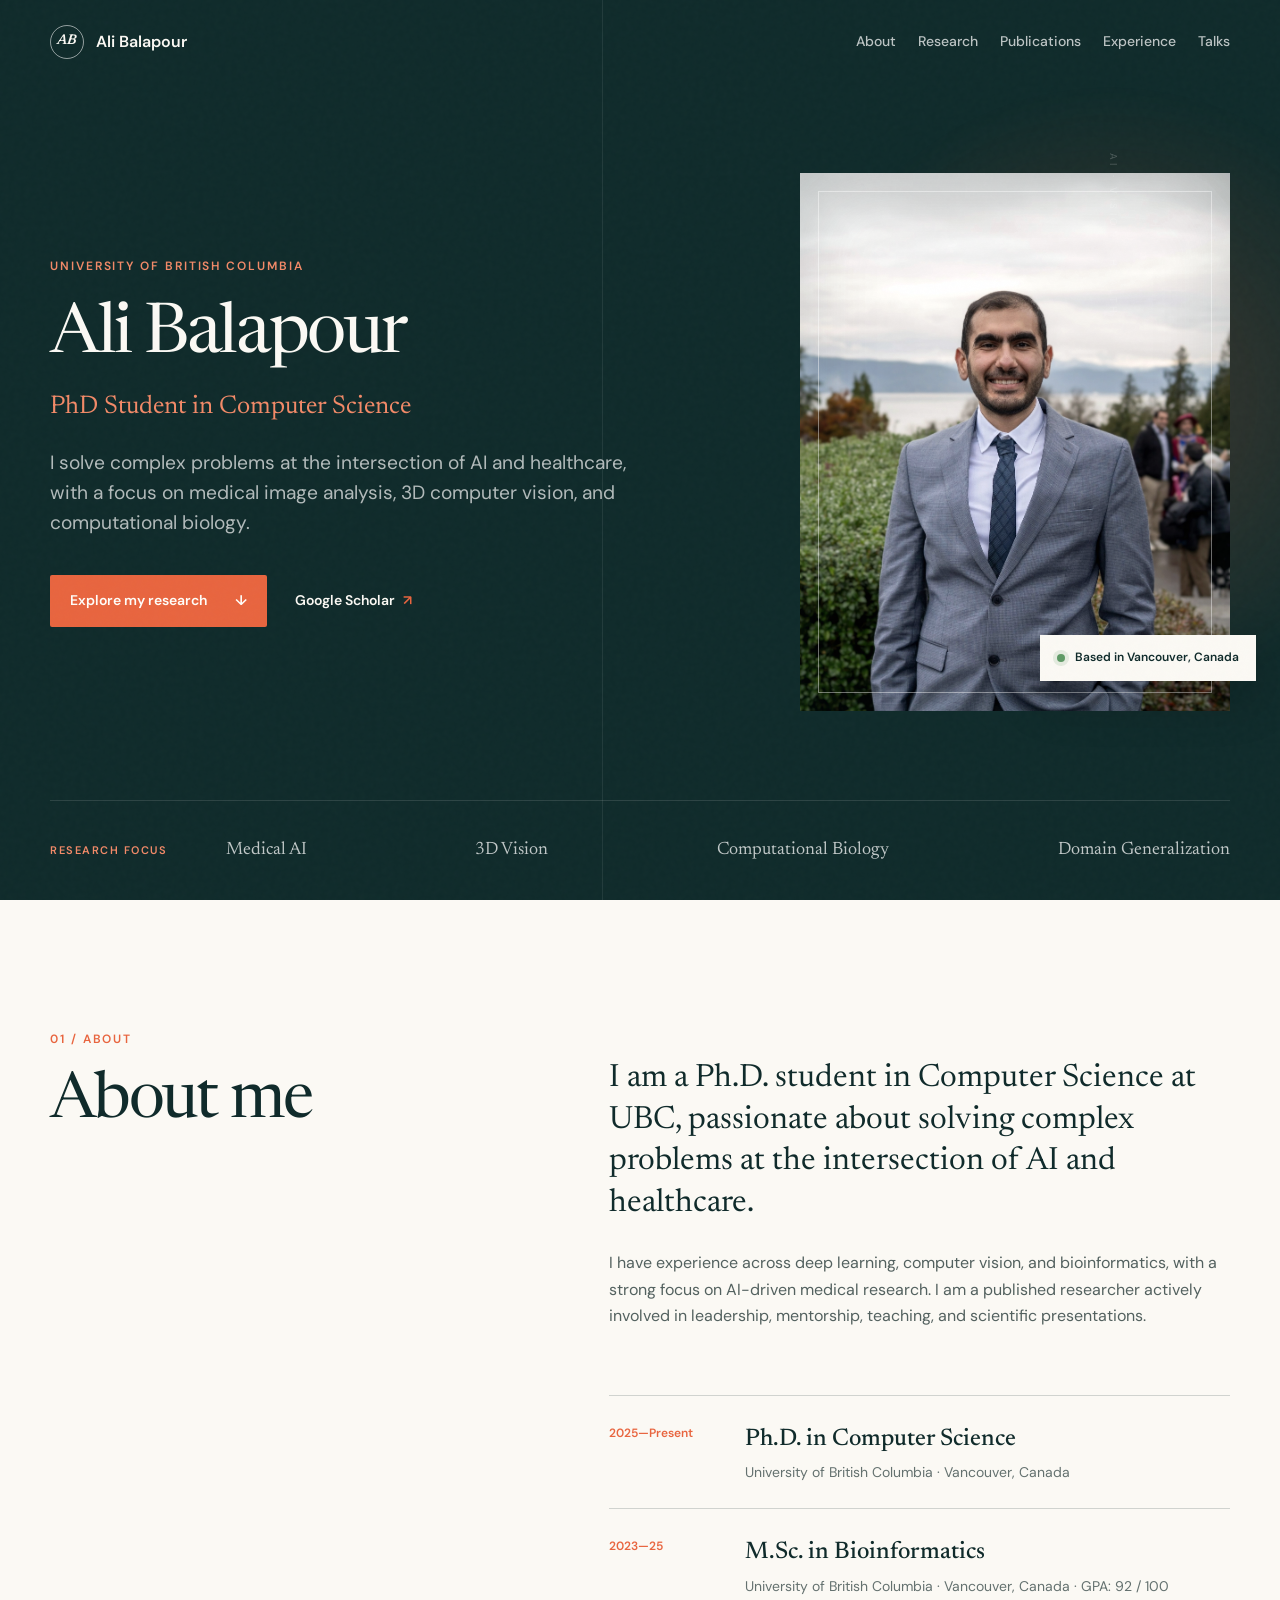
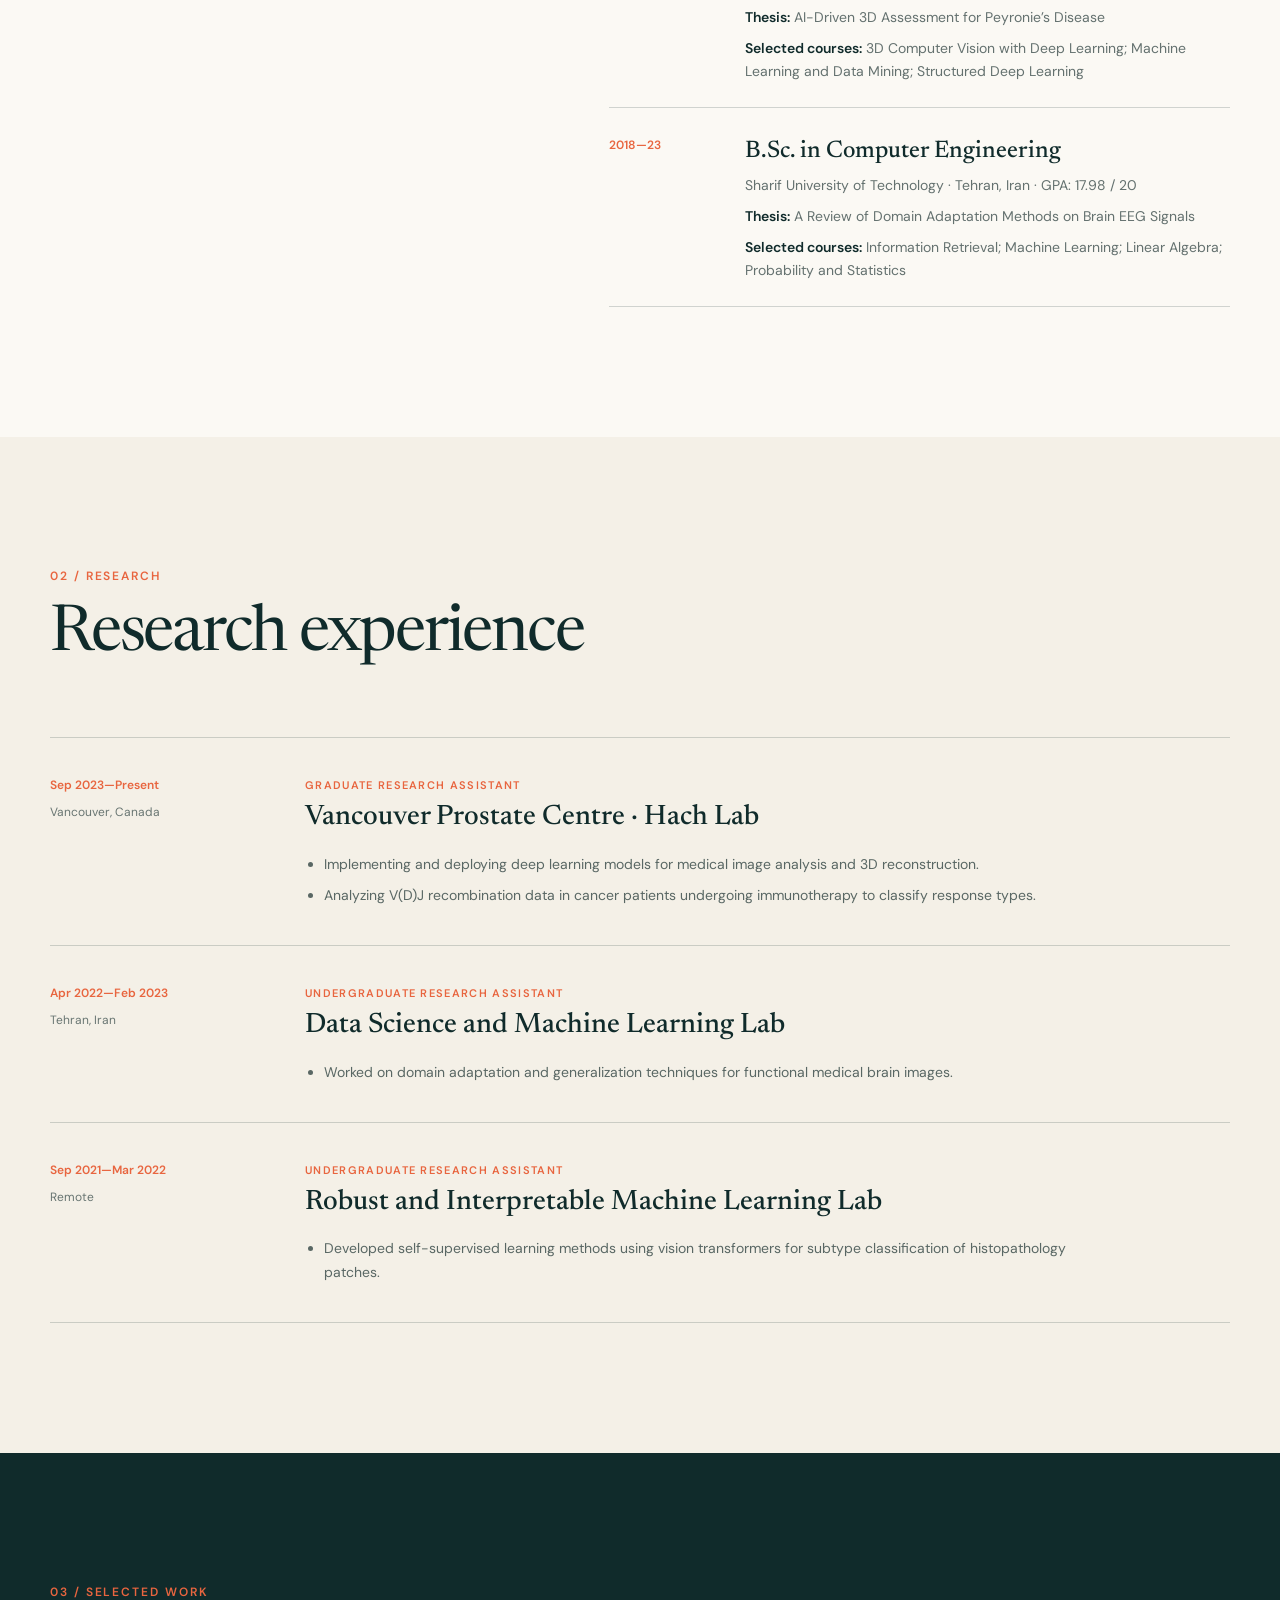
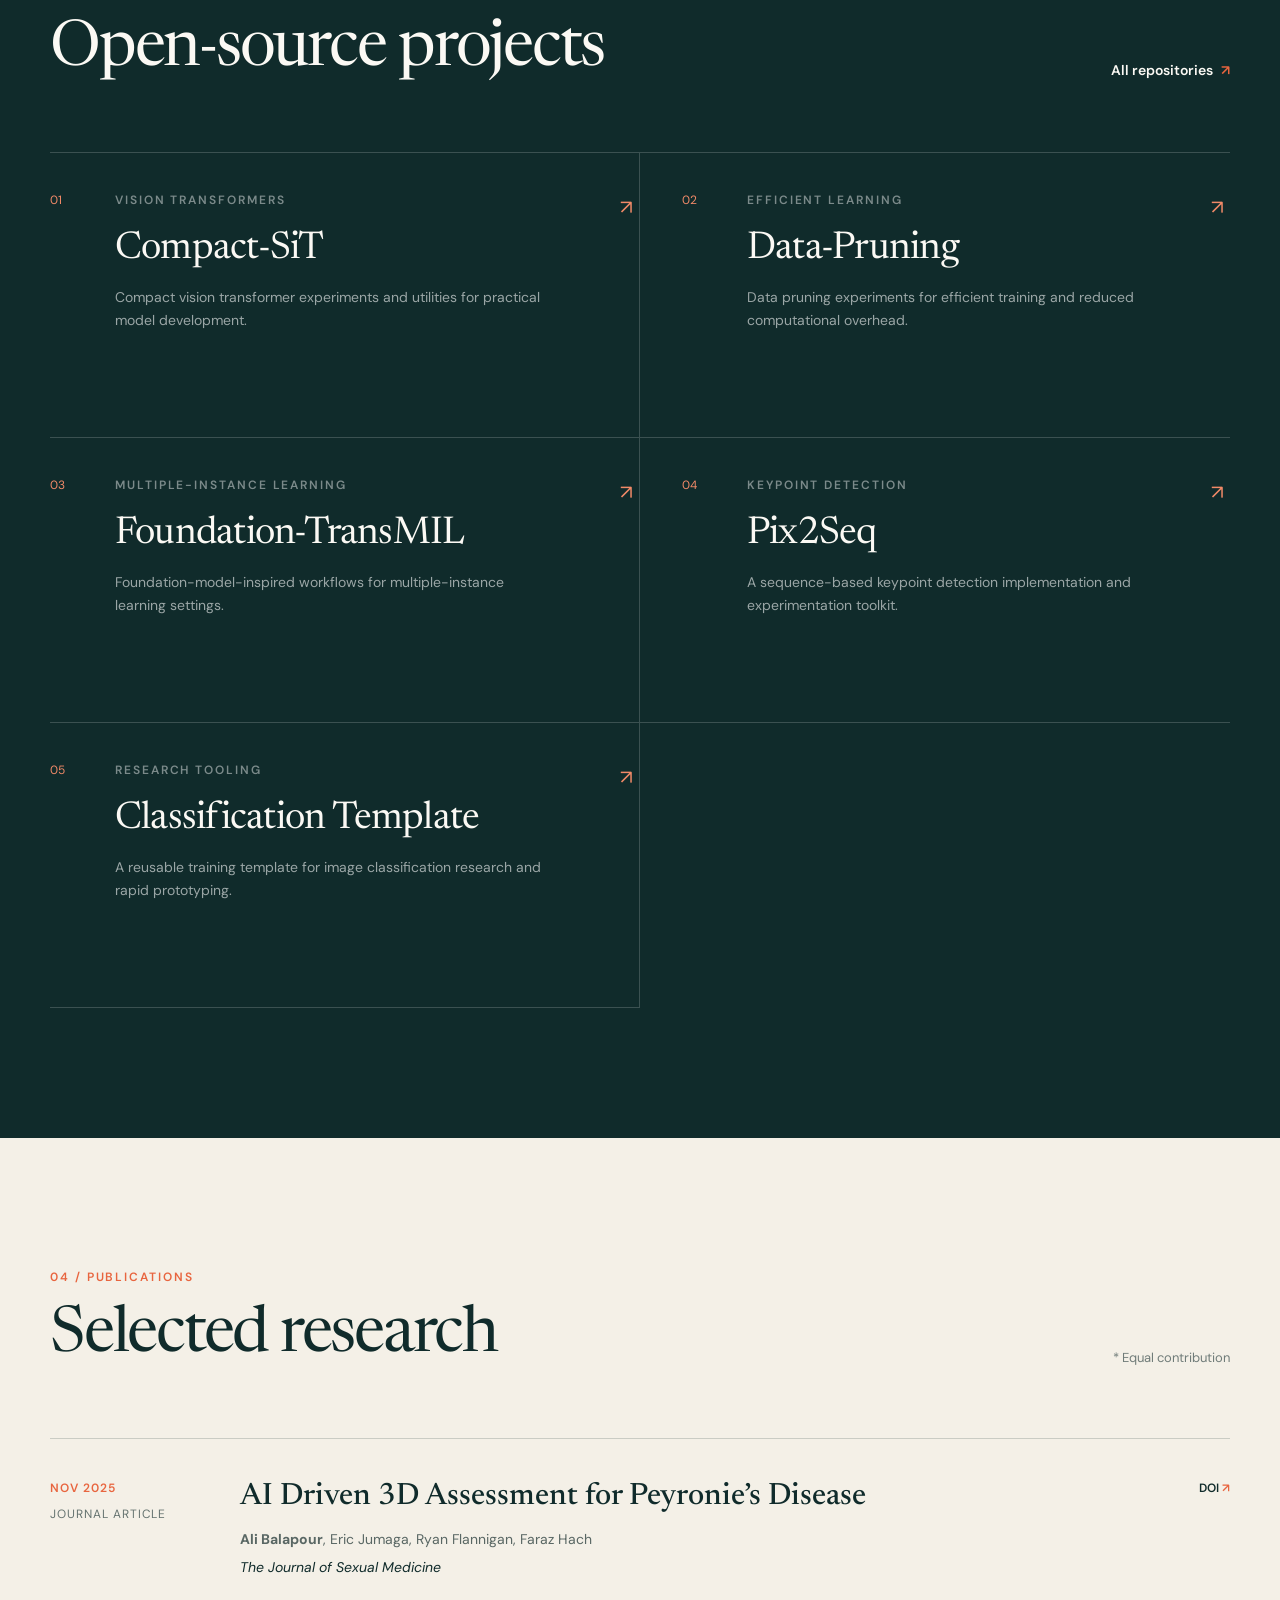
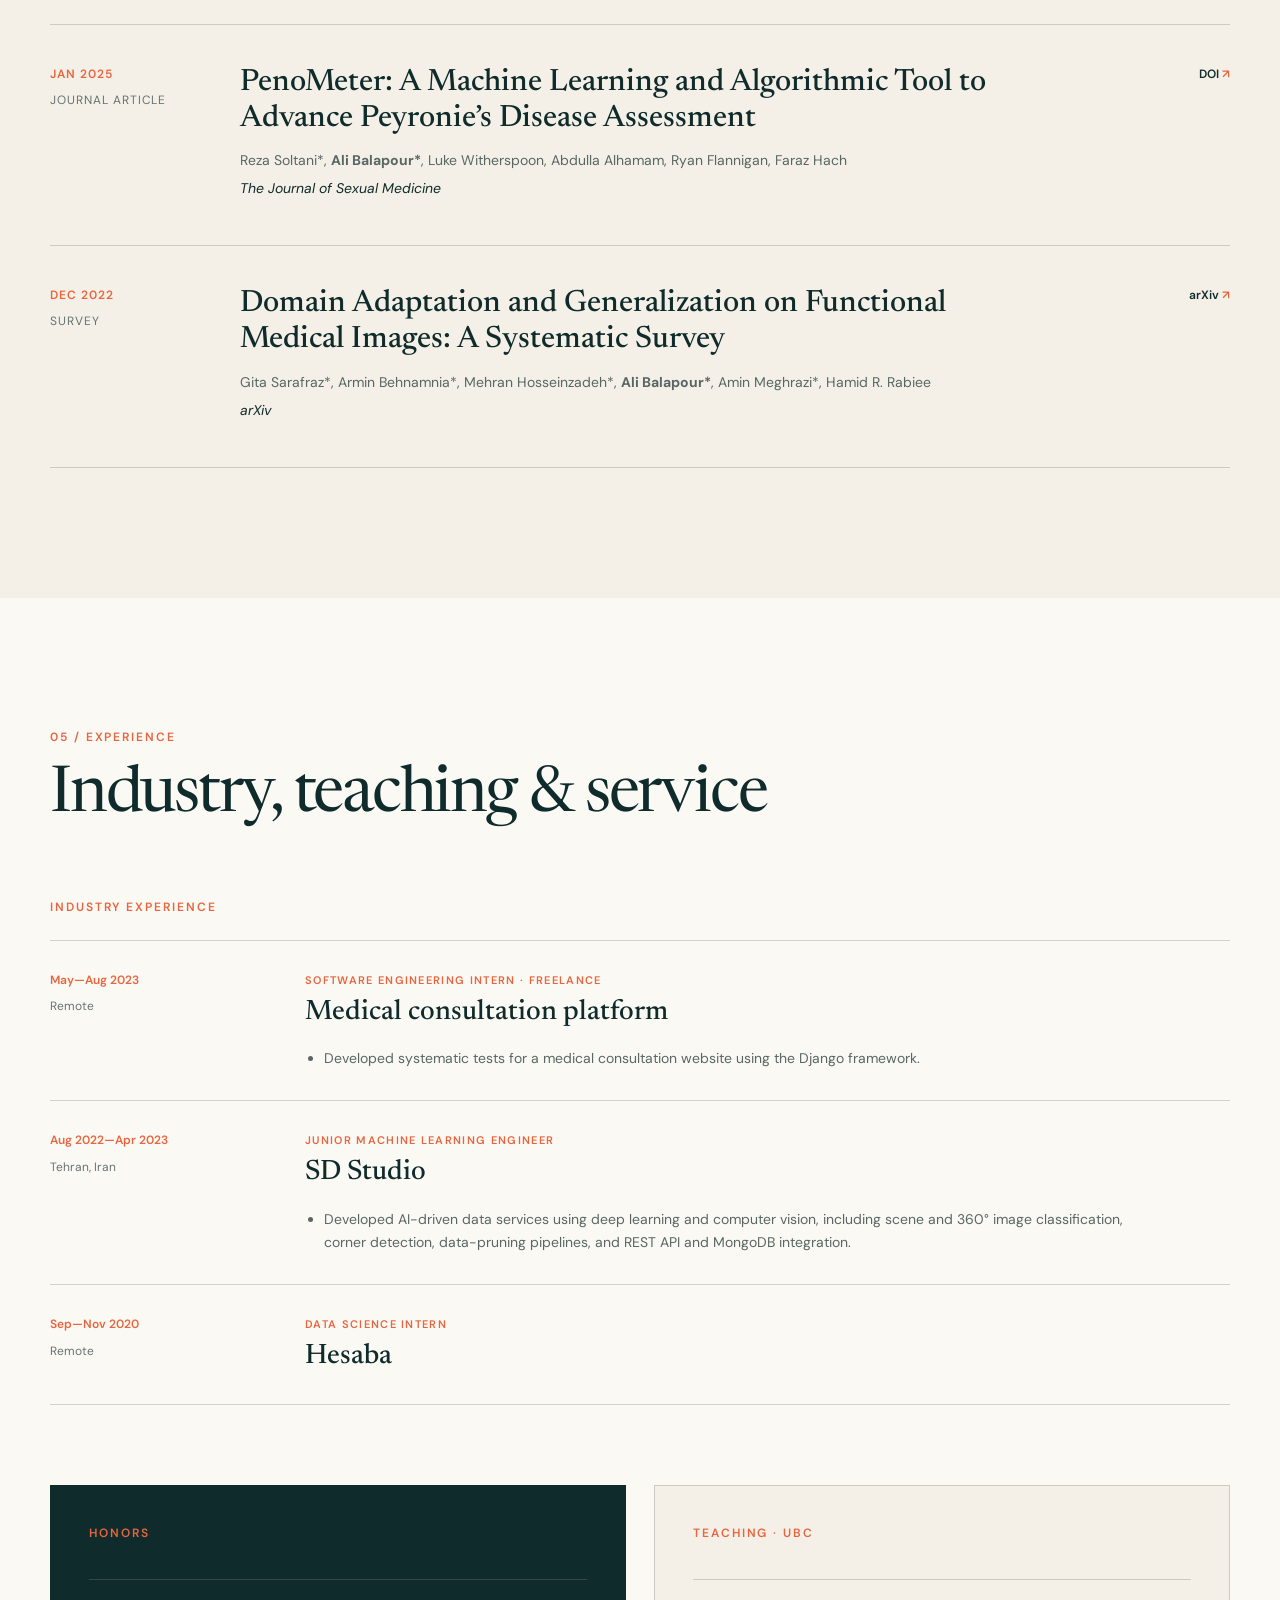
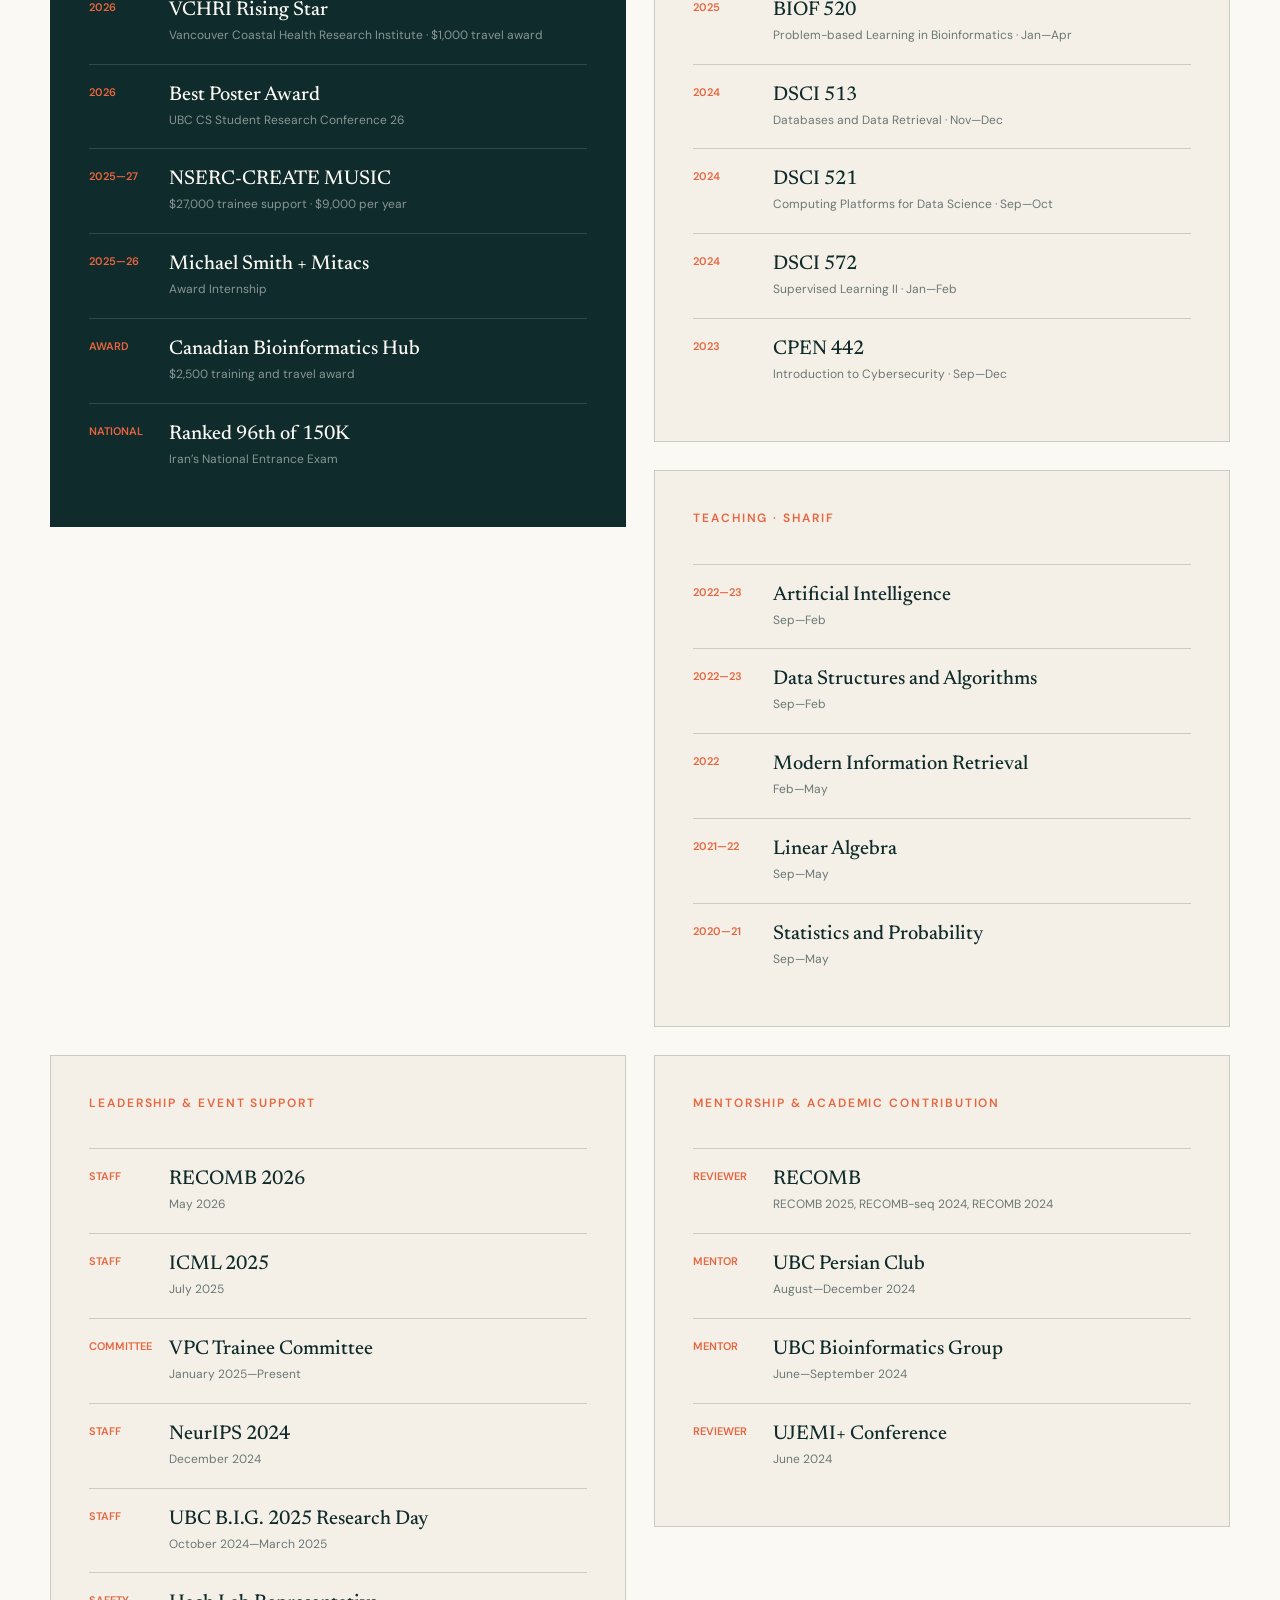
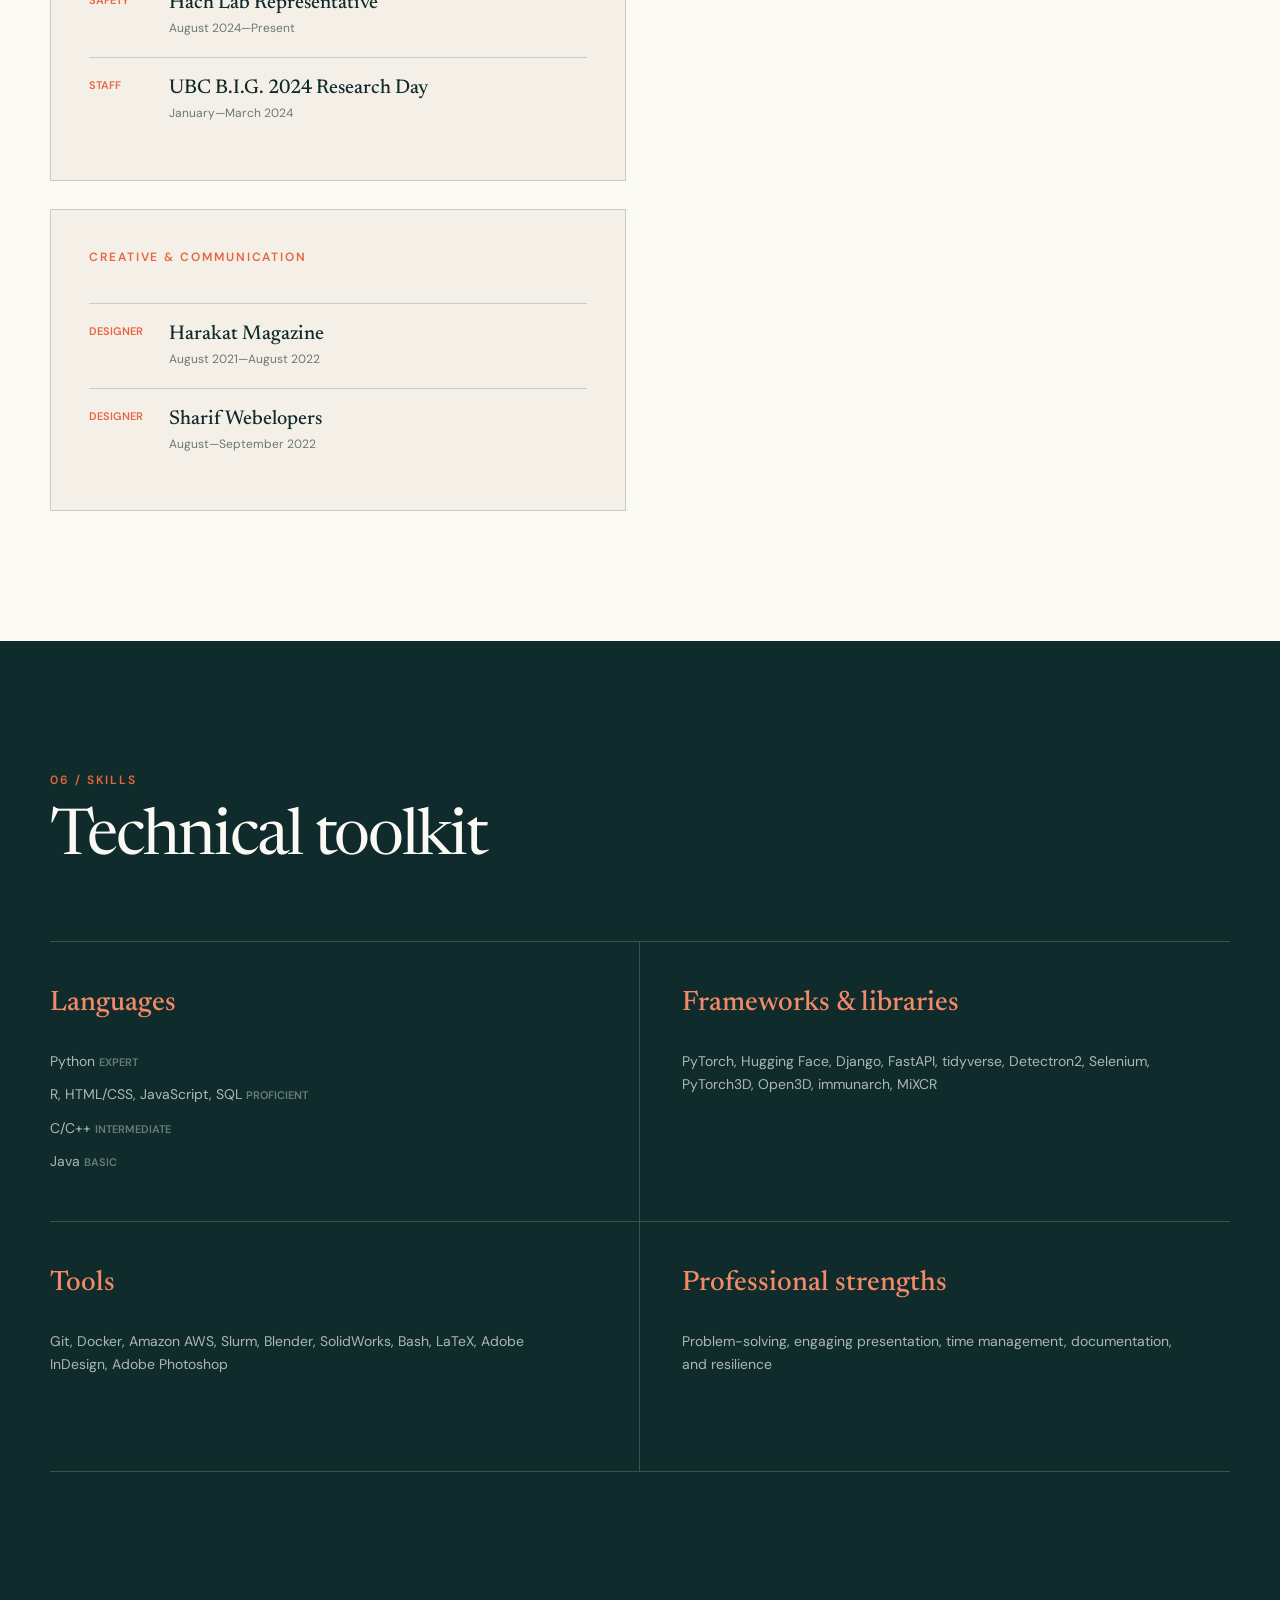
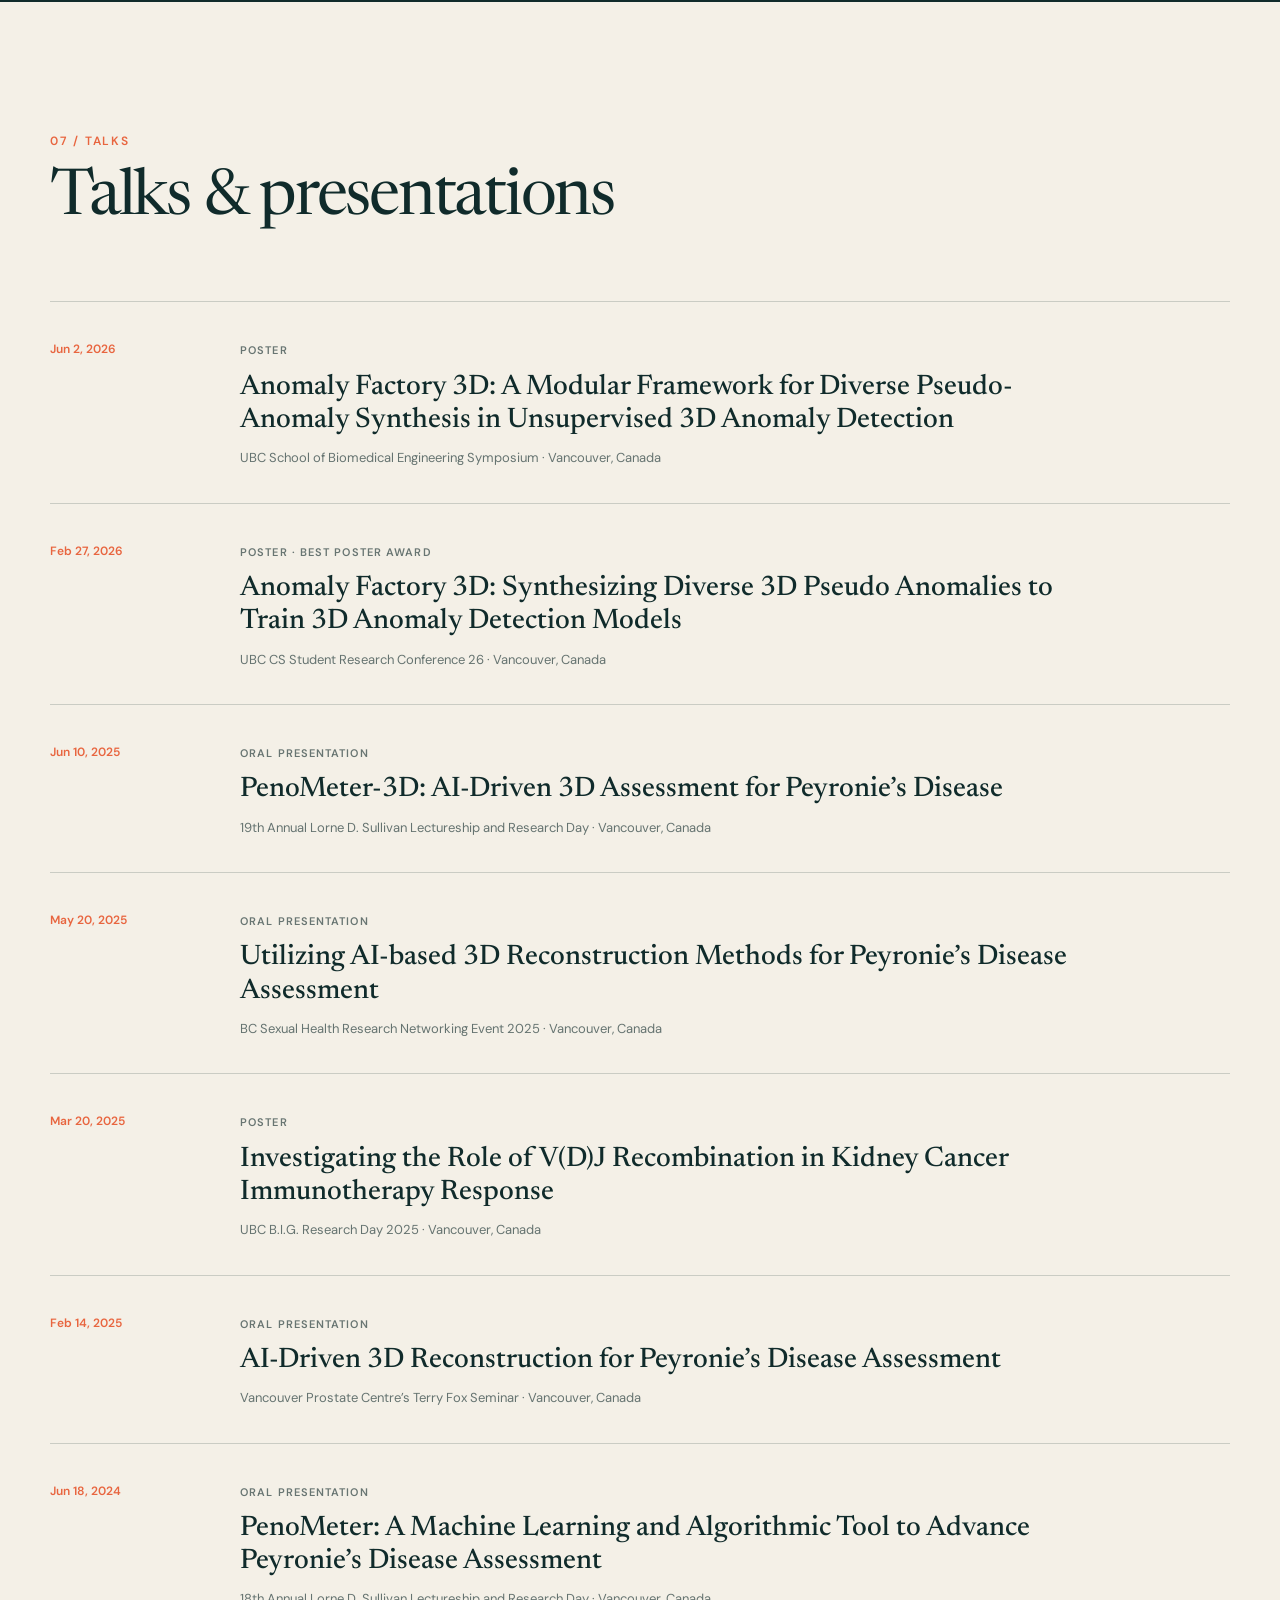
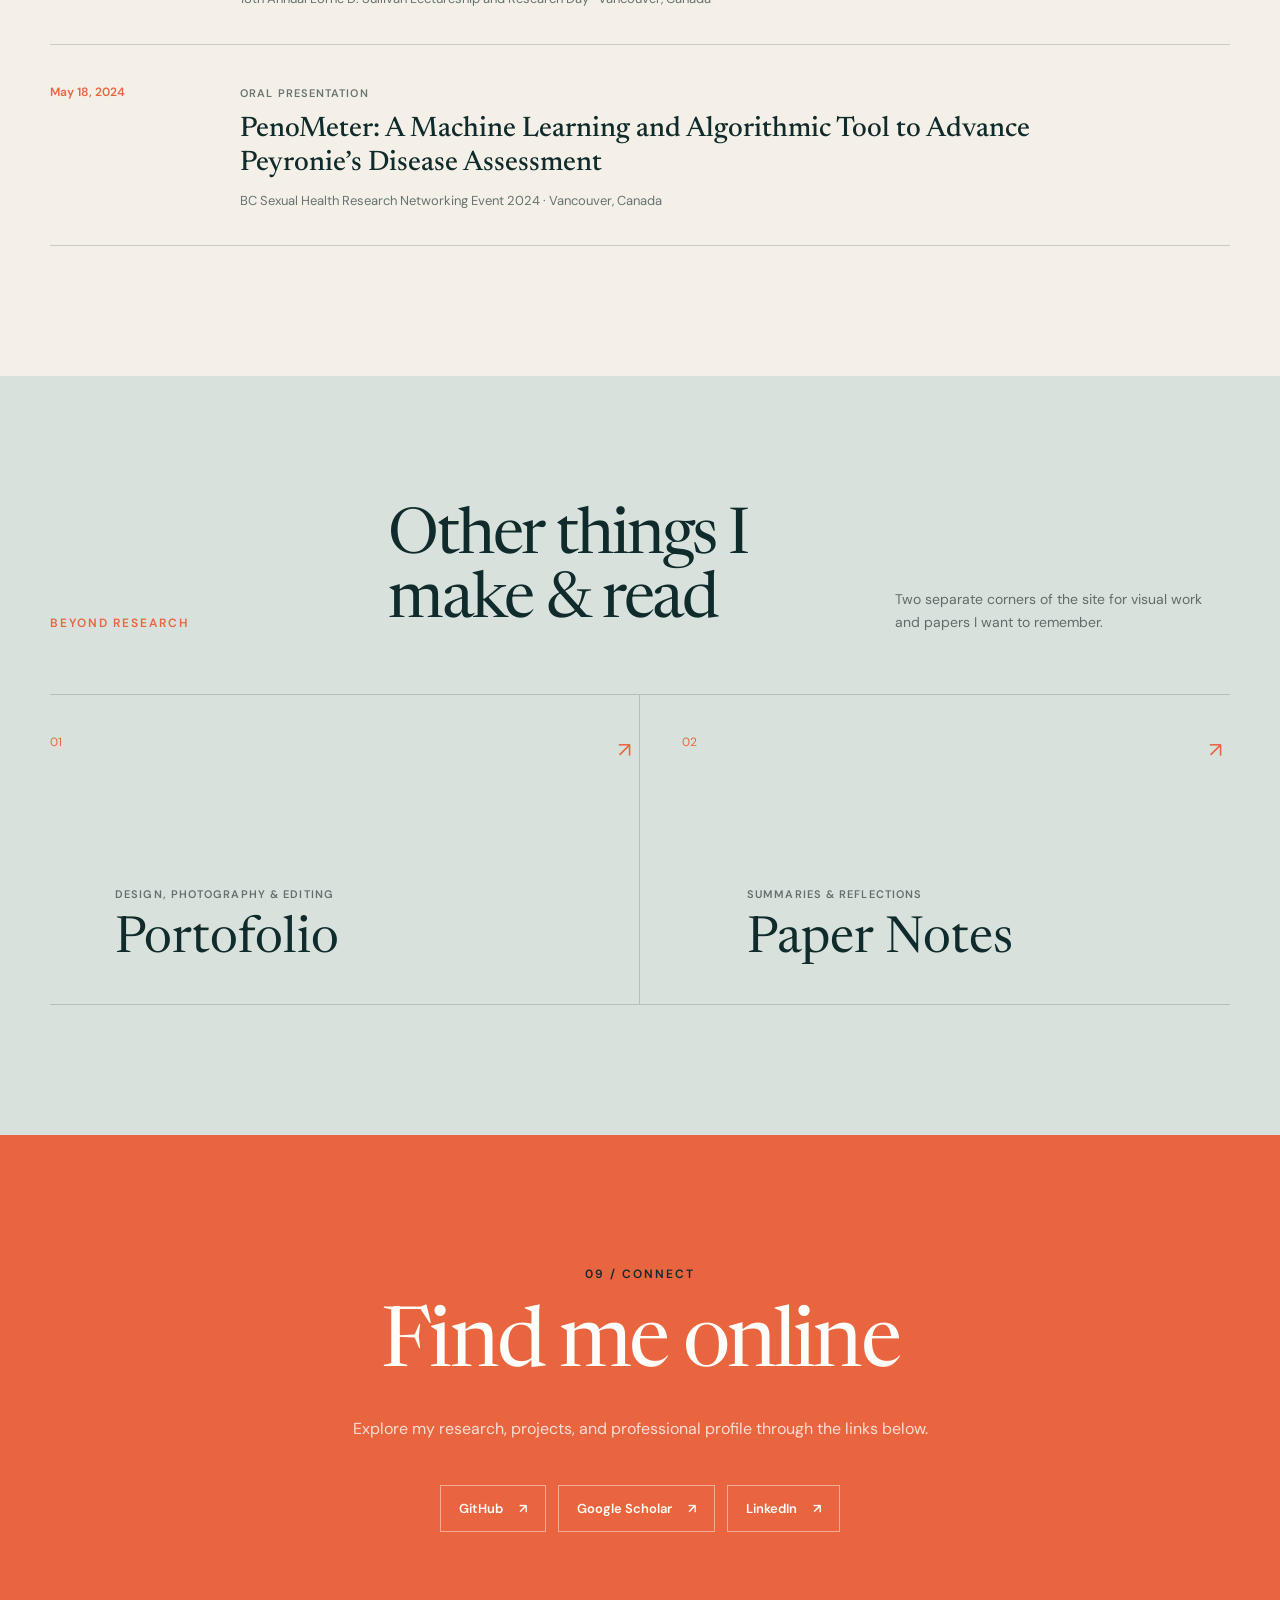
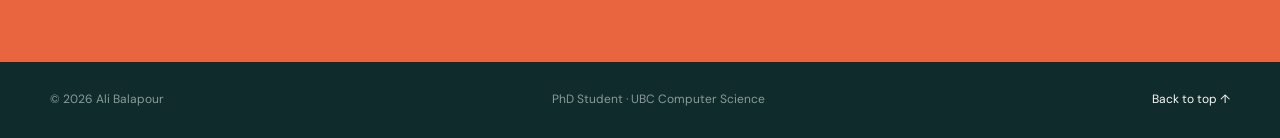
<file: index.html>
<!doctype html>
<html lang="en">
<head>
  <meta charset="utf-8">
  <meta name="viewport" content="width=device-width, initial-scale=1">
  <title>Ali Balapour | Medical AI Researcher</title>
  <meta name="description" content="Ali Balapour is a UBC Computer Science PhD student working on medical AI, 3D computer vision, and computational biology.">
  <meta name="theme-color" content="#102b2b">
  <meta property="og:title" content="Ali Balapour | Medical AI Researcher">
  <meta property="og:description" content="Research at the intersection of medical AI, 3D computer vision, and computational biology.">
  <meta property="og:type" content="website">
  <link rel="preconnect" href="https://fonts.googleapis.com">
  <link rel="preconnect" href="https://fonts.gstatic.com" crossorigin>
  <link href="https://fonts.googleapis.com/css2?family=DM+Sans:wght@400;500;600&amp;family=Newsreader:opsz,wght@6..72,400;6..72,500;6..72,600&amp;display=swap" rel="stylesheet">
  <link rel="stylesheet" href="assets/css/site.css">
  <script src="assets/js/site.js" defer></script>
</head>
<body>
  <a class="skip-link" href="#main">Skip to content</a>

  <header class="site-header" data-header>
    <div class="shell nav-wrap">
      <a class="brand" href="#top" aria-label="Ali Balapour, home">
        <span class="brand-mark">AB</span>
        <span>Ali Balapour</span>
      </a>
      <button class="menu-toggle" type="button" aria-expanded="false" aria-controls="primary-nav" data-menu-toggle>
        <span></span><span></span>
        <span class="sr-only">Toggle navigation</span>
      </button>
      <nav id="primary-nav" class="primary-nav" aria-label="Primary" data-nav>
        <a href="#about">About</a>
        <a href="#research">Research</a>
        <a href="#publications">Publications</a>
        <a href="#experience">Experience</a>
        <a href="#presentations">Talks</a>
      </nav>
    </div>
  </header>

  <main id="main">
    <section id="top" class="hero">
      <div class="hero-glow" aria-hidden="true"></div>
      <div class="shell hero-grid">
        <div class="hero-copy">
          <p class="kicker reveal">University of British Columbia</p>
          <h1 class="reveal reveal-delay-1">Ali Balapour</h1>
          <p class="hero-role reveal reveal-delay-2">PhD Student in Computer Science</p>
          <p class="hero-intro reveal reveal-delay-2">I solve complex problems at the intersection of AI and healthcare, with a focus on medical image analysis, 3D computer vision, and computational biology.</p>
          <div class="hero-actions reveal reveal-delay-3">
            <a class="button button-primary" href="#publications">Explore my research <span aria-hidden="true">↓</span></a>
            <a class="text-link" href="https://scholar.google.com/citations?user=olk8Xe4AAAAJ&amp;hl=en" target="_blank" rel="noopener">Google Scholar <span aria-hidden="true">↗</span></a>
          </div>
        </div>

        <div class="portrait-wrap reveal reveal-delay-2">
          <div class="portrait-frame">
            <img src="images/personal_photo.png" alt="Portrait of Ali Balapour" width="2408" height="2408">
          </div>
          <div class="portrait-note">
            <span class="status-dot" aria-hidden="true"></span>
            <span>Based in Vancouver, Canada</span>
          </div>
          <div class="portrait-orbit" aria-hidden="true">AI · VISION · HEALTH ·</div>
        </div>
      </div>
      <div class="shell research-strip" aria-label="Research areas">
        <span>Research focus</span>
        <ul>
          <li>Medical AI</li>
          <li>3D Vision</li>
          <li>Computational Biology</li>
          <li>Domain Generalization</li>
        </ul>
      </div>
    </section>

    <section id="about" class="section section-light">
      <div class="shell split-layout">
        <div class="section-heading">
          <p class="section-index">01 / About</p>
          <h2>About me</h2>
        </div>
        <div class="about-copy">
          <p class="large-copy">I am a Ph.D. student in Computer Science at UBC, passionate about solving complex problems at the intersection of AI and healthcare.</p>
          <p>I have experience across deep learning, computer vision, and bioinformatics, with a strong focus on AI-driven medical research. I am a published researcher actively involved in leadership, mentorship, teaching, and scientific presentations.</p>
          <div class="education-list">
            <article>
              <span class="year">2025—Present</span>
              <div>
                <h3>Ph.D. in Computer Science</h3>
                <p>University of British Columbia · Vancouver, Canada</p>
              </div>
            </article>
            <article>
              <span class="year">2023—25</span>
              <div>
                <h3>M.Sc. in Bioinformatics</h3>
                <p>University of British Columbia · Vancouver, Canada · GPA: 92 / 100</p>
                <p><strong>Thesis:</strong> AI-Driven 3D Assessment for Peyronie’s Disease</p>
                <p><strong>Selected courses:</strong> 3D Computer Vision with Deep Learning; Machine Learning and Data Mining; Structured Deep Learning</p>
              </div>
            </article>
            <article>
              <span class="year">2018—23</span>
              <div>
                <h3>B.Sc. in Computer Engineering</h3>
                <p>Sharif University of Technology · Tehran, Iran · GPA: 17.98 / 20</p>
                <p><strong>Thesis:</strong> A Review of Domain Adaptation Methods on Brain EEG Signals</p>
                <p><strong>Selected courses:</strong> Information Retrieval; Machine Learning; Linear Algebra; Probability and Statistics</p>
              </div>
            </article>
          </div>
        </div>
      </div>
    </section>

    <section id="research" class="section section-paper">
      <div class="shell">
        <div class="section-title-row">
          <div>
            <p class="section-index">02 / Research</p>
            <h2>Research experience</h2>
          </div>
        </div>

        <div class="timeline-list">
          <article class="timeline-entry">
            <div class="timeline-meta">
              <span>Sep 2023—Present</span>
              <span>Vancouver, Canada</span>
            </div>
            <div class="timeline-content">
              <p class="timeline-type">Graduate Research Assistant</p>
              <h3>Vancouver Prostate Centre · Hach Lab</h3>
              <ul>
                <li>Implementing and deploying deep learning models for medical image analysis and 3D reconstruction.</li>
                <li>Analyzing V(D)J recombination data in cancer patients undergoing immunotherapy to classify response types.</li>
              </ul>
            </div>
          </article>
          <article class="timeline-entry">
            <div class="timeline-meta">
              <span>Apr 2022—Feb 2023</span>
              <span>Tehran, Iran</span>
            </div>
            <div class="timeline-content">
              <p class="timeline-type">Undergraduate Research Assistant</p>
              <h3>Data Science and Machine Learning Lab</h3>
              <ul>
                <li>Worked on domain adaptation and generalization techniques for functional medical brain images.</li>
              </ul>
            </div>
          </article>
          <article class="timeline-entry">
            <div class="timeline-meta">
              <span>Sep 2021—Mar 2022</span>
              <span>Remote</span>
            </div>
            <div class="timeline-content">
              <p class="timeline-type">Undergraduate Research Assistant</p>
              <h3>Robust and Interpretable Machine Learning Lab</h3>
              <ul>
                <li>Developed self-supervised learning methods using vision transformers for subtype classification of histopathology patches.</li>
              </ul>
            </div>
          </article>
        </div>
      </div>
    </section>

    <section id="work" class="section section-ink">
      <div class="shell">
        <div class="section-title-row">
          <div>
            <p class="section-index">03 / Selected work</p>
            <h2>Open-source projects</h2>
          </div>
          <a class="text-link text-link-light" href="https://github.com/alibalapour" target="_blank" rel="noopener">All repositories <span aria-hidden="true">↗</span></a>
        </div>

        <div class="project-grid">
          <a class="project-card project-featured" href="https://github.com/alibalapour/Compact-SiT" target="_blank" rel="noopener">
            <span class="project-number">01</span>
            <div>
              <p class="project-type">Vision transformers</p>
              <h3>Compact-SiT</h3>
              <p>Compact vision transformer experiments and utilities for practical model development.</p>
            </div>
            <span class="card-arrow" aria-hidden="true">↗</span>
          </a>
          <a class="project-card" href="https://github.com/alibalapour/Data-Pruning" target="_blank" rel="noopener">
            <span class="project-number">02</span>
            <div>
              <p class="project-type">Efficient learning</p>
              <h3>Data-Pruning</h3>
              <p>Data pruning experiments for efficient training and reduced computational overhead.</p>
            </div>
            <span class="card-arrow" aria-hidden="true">↗</span>
          </a>
          <a class="project-card" href="https://github.com/alibalapour/Foundation-TransMIL" target="_blank" rel="noopener">
            <span class="project-number">03</span>
            <div>
              <p class="project-type">Multiple-instance learning</p>
              <h3>Foundation-TransMIL</h3>
              <p>Foundation-model-inspired workflows for multiple-instance learning settings.</p>
            </div>
            <span class="card-arrow" aria-hidden="true">↗</span>
          </a>
          <a class="project-card" href="https://github.com/alibalapour/Pix2Seq-for-Keypoint-Detection" target="_blank" rel="noopener">
            <span class="project-number">04</span>
            <div>
              <p class="project-type">Keypoint detection</p>
              <h3>Pix2Seq</h3>
              <p>A sequence-based keypoint detection implementation and experimentation toolkit.</p>
            </div>
            <span class="card-arrow" aria-hidden="true">↗</span>
          </a>
          <a class="project-card" href="https://github.com/alibalapour/Image-Classification-Template" target="_blank" rel="noopener">
            <span class="project-number">05</span>
            <div>
              <p class="project-type">Research tooling</p>
              <h3>Classification Template</h3>
              <p>A reusable training template for image classification research and rapid prototyping.</p>
            </div>
            <span class="card-arrow" aria-hidden="true">↗</span>
          </a>
        </div>
      </div>
    </section>

    <section id="publications" class="section section-paper">
      <div class="shell">
        <div class="section-title-row">
          <div>
            <p class="section-index">04 / Publications</p>
            <h2>Selected research</h2>
          </div>
          <p class="title-aside">* Equal contribution</p>
        </div>

        <div class="publication-list">
          <article class="publication">
            <div class="pub-meta">
              <span>Nov 2025</span>
              <span>Journal article</span>
            </div>
            <div class="pub-content">
              <h3>AI Driven 3D Assessment for Peyronie’s Disease</h3>
              <p><strong>Ali Balapour</strong>, Eric Jumaga, Ryan Flannigan, Faraz Hach</p>
              <p class="venue">The Journal of Sexual Medicine</p>
            </div>
            <a class="pub-link" href="https://doi.org/10.1093/jsxmed/qdaf315" target="_blank" rel="noopener" aria-label="Open publication DOI">DOI <span aria-hidden="true">↗</span></a>
          </article>
          <article class="publication">
            <div class="pub-meta">
              <span>Jan 2025</span>
              <span>Journal article</span>
            </div>
            <div class="pub-content">
              <h3>PenoMeter: A Machine Learning and Algorithmic Tool to Advance Peyronie’s Disease Assessment</h3>
              <p>Reza Soltani*, <strong>Ali Balapour*</strong>, Luke Witherspoon, Abdulla Alhamam, Ryan Flannigan, Faraz Hach</p>
              <p class="venue">The Journal of Sexual Medicine</p>
            </div>
            <a class="pub-link" href="https://doi.org/10.1093/jsxmed/qdaf016" target="_blank" rel="noopener" aria-label="Open publication DOI">DOI <span aria-hidden="true">↗</span></a>
          </article>
          <article class="publication">
            <div class="pub-meta">
              <span>Dec 2022</span>
              <span>Survey</span>
            </div>
            <div class="pub-content">
              <h3>Domain Adaptation and Generalization on Functional Medical Images: A Systematic Survey</h3>
              <p>Gita Sarafraz*, Armin Behnamnia*, Mehran Hosseinzadeh*, <strong>Ali Balapour*</strong>, Amin Meghrazi*, Hamid R. Rabiee</p>
              <p class="venue">arXiv</p>
            </div>
            <a class="pub-link" href="https://arxiv.org/abs/2212.03176" target="_blank" rel="noopener" aria-label="Open publication on arXiv">arXiv <span aria-hidden="true">↗</span></a>
          </article>
        </div>
      </div>
    </section>

    <section id="experience" class="section section-light">
      <div class="shell">
        <div class="section-title-row">
          <div>
            <p class="section-index">05 / Experience</p>
            <h2>Industry, teaching &amp; service</h2>
          </div>
        </div>

        <div class="industry-block">
          <p class="experience-label">Industry experience</p>
          <div class="timeline-list timeline-compact">
            <article class="timeline-entry">
              <div class="timeline-meta">
                <span>May—Aug 2023</span>
                <span>Remote</span>
              </div>
              <div class="timeline-content">
                <p class="timeline-type">Software Engineering Intern · Freelance</p>
                <h3>Medical consultation platform</h3>
                <ul>
                  <li>Developed systematic tests for a medical consultation website using the Django framework.</li>
                </ul>
              </div>
            </article>
            <article class="timeline-entry">
              <div class="timeline-meta">
                <span>Aug 2022—Apr 2023</span>
                <span>Tehran, Iran</span>
              </div>
              <div class="timeline-content">
                <p class="timeline-type">Junior Machine Learning Engineer</p>
                <h3>SD Studio</h3>
                <ul>
                  <li>Developed AI-driven data services using deep learning and computer vision, including scene and 360° image classification, corner detection, data-pruning pipelines, and REST API and MongoDB integration.</li>
                </ul>
              </div>
            </article>
            <article class="timeline-entry">
              <div class="timeline-meta">
                <span>Sep—Nov 2020</span>
                <span>Remote</span>
              </div>
              <div class="timeline-content">
                <p class="timeline-type">Data Science Intern</p>
                <h3>Hesaba</h3>
              </div>
            </article>
          </div>
        </div>

        <div class="experience-grid">
          <article class="experience-card awards-card">
            <span class="experience-label">Honors</span>
            <ul>
              <li><span>2026</span><strong>VCHRI Rising Star</strong><small>Vancouver Coastal Health Research Institute · $1,000 travel award</small></li>
              <li><span>2026</span><strong>Best Poster Award</strong><small>UBC CS Student Research Conference 26</small></li>
              <li><span>2025—27</span><strong>NSERC-CREATE MUSIC</strong><small>$27,000 trainee support · $9,000 per year</small></li>
              <li><span>2025—26</span><strong>Michael Smith + Mitacs</strong><small>Award Internship</small></li>
              <li><span>Award</span><strong>Canadian Bioinformatics Hub</strong><small>$2,500 training and travel award</small></li>
              <li><span>National</span><strong>Ranked 96th of 150K</strong><small>Iran’s National Entrance Exam</small></li>
            </ul>
          </article>

          <article class="experience-card">
            <span class="experience-label">Teaching · UBC</span>
            <ul>
              <li><span>2025</span><strong>BIOF 520</strong><small>Problem-based Learning in Bioinformatics · Jan—Apr</small></li>
              <li><span>2024</span><strong>DSCI 513</strong><small>Databases and Data Retrieval · Nov—Dec</small></li>
              <li><span>2024</span><strong>DSCI 521</strong><small>Computing Platforms for Data Science · Sep—Oct</small></li>
              <li><span>2024</span><strong>DSCI 572</strong><small>Supervised Learning II · Jan—Feb</small></li>
              <li><span>2023</span><strong>CPEN 442</strong><small>Introduction to Cybersecurity · Sep—Dec</small></li>
            </ul>
          </article>

          <article class="experience-card">
            <span class="experience-label">Teaching · Sharif</span>
            <ul>
              <li><span>2022—23</span><strong>Artificial Intelligence</strong><small>Sep—Feb</small></li>
              <li><span>2022—23</span><strong>Data Structures and Algorithms</strong><small>Sep—Feb</small></li>
              <li><span>2022</span><strong>Modern Information Retrieval</strong><small>Feb—May</small></li>
              <li><span>2021—22</span><strong>Linear Algebra</strong><small>Sep—May</small></li>
              <li><span>2020—21</span><strong>Statistics and Probability</strong><small>Sep—May</small></li>
            </ul>
          </article>

          <article class="experience-card service-card">
            <span class="experience-label">Leadership &amp; event support</span>
            <ul>
              <li><span>Staff</span><strong>RECOMB 2026</strong><small>May 2026</small></li>
              <li><span>Staff</span><strong>ICML 2025</strong><small>July 2025</small></li>
              <li><span>Committee</span><strong>VPC Trainee Committee</strong><small>January 2025—Present</small></li>
              <li><span>Staff</span><strong>NeurIPS 2024</strong><small>December 2024</small></li>
              <li><span>Staff</span><strong>UBC B.I.G. 2025 Research Day</strong><small>October 2024—March 2025</small></li>
              <li><span>Safety</span><strong>Hach Lab Representative</strong><small>August 2024—Present</small></li>
              <li><span>Staff</span><strong>UBC B.I.G. 2024 Research Day</strong><small>January—March 2024</small></li>
            </ul>
          </article>

          <article class="experience-card service-card">
            <span class="experience-label">Mentorship &amp; academic contribution</span>
            <ul>
              <li><span>Reviewer</span><strong>RECOMB</strong><small>RECOMB 2025, RECOMB-seq 2024, RECOMB 2024</small></li>
              <li><span>Mentor</span><strong>UBC Persian Club</strong><small>August—December 2024</small></li>
              <li><span>Mentor</span><strong>UBC Bioinformatics Group</strong><small>June—September 2024</small></li>
              <li><span>Reviewer</span><strong>UJEMI+ Conference</strong><small>June 2024</small></li>
            </ul>
          </article>

          <article class="experience-card service-card">
            <span class="experience-label">Creative &amp; communication</span>
            <ul>
              <li><span>Designer</span><strong>Harakat Magazine</strong><small>August 2021—August 2022</small></li>
              <li><span>Designer</span><strong>Sharif Webelopers</strong><small>August—September 2022</small></li>
            </ul>
          </article>
        </div>
      </div>
    </section>

    <section id="skills" class="section section-ink">
      <div class="shell">
        <div class="section-title-row">
          <div>
            <p class="section-index">06 / Skills</p>
            <h2>Technical toolkit</h2>
          </div>
        </div>
        <div class="skills-grid">
          <article>
            <h3>Languages</h3>
            <p>Python <span>Expert</span></p>
            <p>R, HTML/CSS, JavaScript, SQL <span>Proficient</span></p>
            <p>C/C++ <span>Intermediate</span></p>
            <p>Java <span>Basic</span></p>
          </article>
          <article>
            <h3>Frameworks &amp; libraries</h3>
            <p>PyTorch, Hugging Face, Django, FastAPI, tidyverse, Detectron2, Selenium, PyTorch3D, Open3D, immunarch, MiXCR</p>
          </article>
          <article>
            <h3>Tools</h3>
            <p>Git, Docker, Amazon AWS, Slurm, Blender, SolidWorks, Bash, LaTeX, Adobe InDesign, Adobe Photoshop</p>
          </article>
          <article>
            <h3>Professional strengths</h3>
            <p>Problem-solving, engaging presentation, time management, documentation, and resilience</p>
          </article>
        </div>
      </div>
    </section>

    <section id="presentations" class="section section-paper">
      <div class="shell">
        <div class="section-title-row">
          <div>
            <p class="section-index">07 / Talks</p>
            <h2>Talks &amp; presentations</h2>
          </div>
        </div>
        <div class="presentation-list">
          <article>
            <time datetime="2026-06-02">Jun 2, 2026</time>
            <div><span>Poster</span><h3>Anomaly Factory 3D: A Modular Framework for Diverse Pseudo-Anomaly Synthesis in Unsupervised 3D Anomaly Detection</h3><p>UBC School of Biomedical Engineering Symposium · Vancouver, Canada</p></div>
          </article>
          <article>
            <time datetime="2026-02-27">Feb 27, 2026</time>
            <div><span>Poster · Best Poster Award</span><h3>Anomaly Factory 3D: Synthesizing Diverse 3D Pseudo Anomalies to Train 3D Anomaly Detection Models</h3><p>UBC CS Student Research Conference 26 · Vancouver, Canada</p></div>
          </article>
          <article>
            <time datetime="2025-06-10">Jun 10, 2025</time>
            <div><span>Oral presentation</span><h3>PenoMeter-3D: AI-Driven 3D Assessment for Peyronie’s Disease</h3><p>19th Annual Lorne D. Sullivan Lectureship and Research Day · Vancouver, Canada</p></div>
          </article>
          <article>
            <time datetime="2025-05-20">May 20, 2025</time>
            <div><span>Oral presentation</span><h3>Utilizing AI-based 3D Reconstruction Methods for Peyronie’s Disease Assessment</h3><p>BC Sexual Health Research Networking Event 2025 · Vancouver, Canada</p></div>
          </article>
          <article>
            <time datetime="2025-03-20">Mar 20, 2025</time>
            <div><span>Poster</span><h3>Investigating the Role of V(D)J Recombination in Kidney Cancer Immunotherapy Response</h3><p>UBC B.I.G. Research Day 2025 · Vancouver, Canada</p></div>
          </article>
          <article>
            <time datetime="2025-02-14">Feb 14, 2025</time>
            <div><span>Oral presentation</span><h3>AI-Driven 3D Reconstruction for Peyronie’s Disease Assessment</h3><p>Vancouver Prostate Centre’s Terry Fox Seminar · Vancouver, Canada</p></div>
          </article>
          <article>
            <time datetime="2024-06-18">Jun 18, 2024</time>
            <div><span>Oral presentation</span><h3>PenoMeter: A Machine Learning and Algorithmic Tool to Advance Peyronie’s Disease Assessment</h3><p>18th Annual Lorne D. Sullivan Lectureship and Research Day · Vancouver, Canada</p></div>
          </article>
          <article>
            <time datetime="2024-05-18">May 18, 2024</time>
            <div><span>Oral presentation</span><h3>PenoMeter: A Machine Learning and Algorithmic Tool to Advance Peyronie’s Disease Assessment</h3><p>BC Sexual Health Research Networking Event 2024 · Vancouver, Canada</p></div>
          </article>
        </div>
      </div>
    </section>

    <section class="section side-projects-section">
      <div class="shell">
        <div class="side-projects-heading">
          <p class="section-index">Beyond research</p>
          <h2>Other things I make &amp; read</h2>
          <p>Two separate corners of the site for visual work and papers I want to remember.</p>
        </div>
        <div class="side-projects-grid">
          <a class="side-project-link side-project-creative" href="portfolio/">
            <span class="side-project-number">01</span>
            <div>
              <p>Design, photography &amp; editing</p>
              <h3>Portofolio</h3>
            </div>
            <span class="side-project-arrow" aria-hidden="true">↗</span>
          </a>
          <a class="side-project-link side-project-notes" href="paper-notes/">
            <span class="side-project-number">02</span>
            <div>
              <p>Summaries &amp; reflections</p>
              <h3>Paper Notes</h3>
            </div>
            <span class="side-project-arrow" aria-hidden="true">↗</span>
          </a>
        </div>
      </div>
    </section>

    <section class="contact-section">
      <div class="shell contact-inner">
        <p class="section-index">09 / Connect</p>
        <h2>Find me online</h2>
        <p>Explore my research, projects, and professional profile through the links below.</p>
        <div class="contact-links">
          <a href="https://github.com/alibalapour" target="_blank" rel="noopener">GitHub <span>↗</span></a>
          <a href="https://scholar.google.com/citations?user=olk8Xe4AAAAJ&amp;hl=en" target="_blank" rel="noopener">Google Scholar <span>↗</span></a>
          <a href="https://www.linkedin.com/in/alibalapour/" target="_blank" rel="noopener">LinkedIn <span>↗</span></a>
        </div>
      </div>
    </section>
  </main>

  <footer class="site-footer">
    <div class="shell footer-inner">
      <p>© <span data-year>2026</span> Ali Balapour</p>
      <p>PhD Student · UBC Computer Science</p>
      <a href="#top">Back to top ↑</a>
    </div>
  </footer>
</body>
</html>
</file>
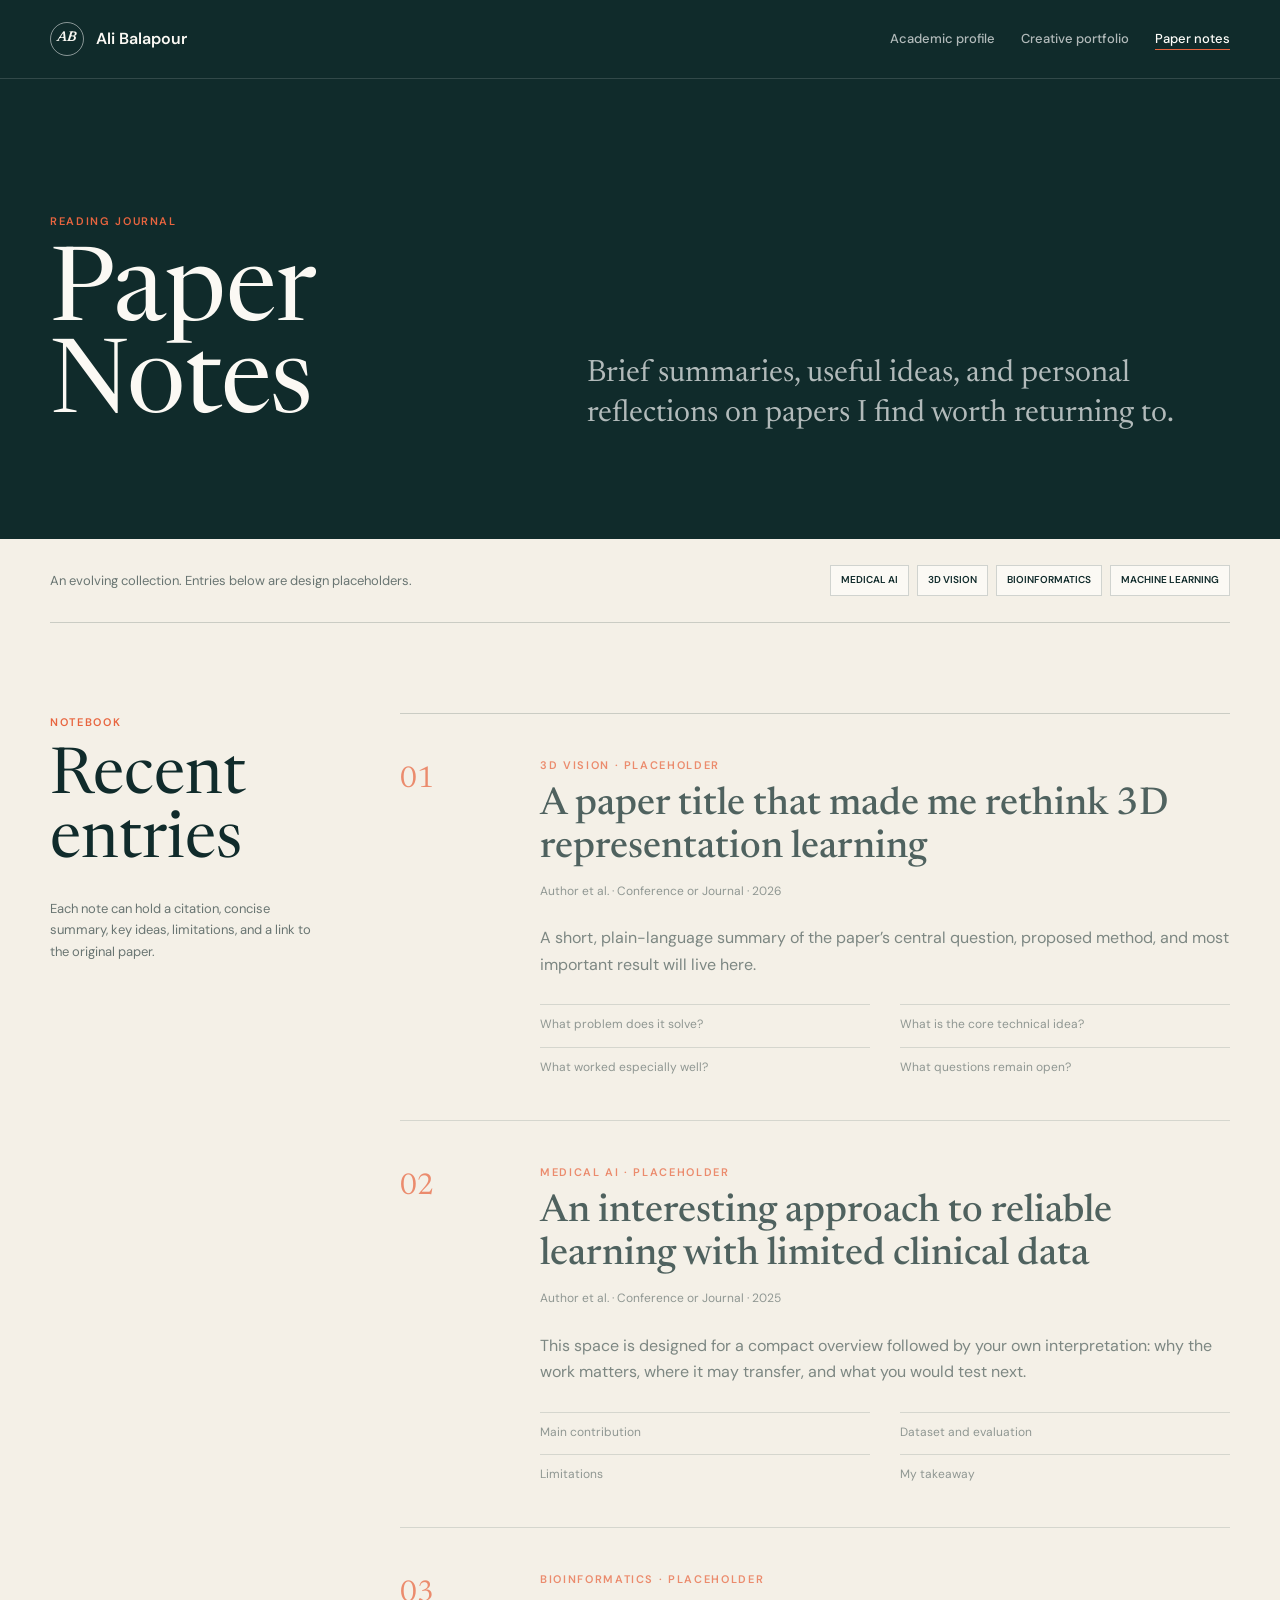
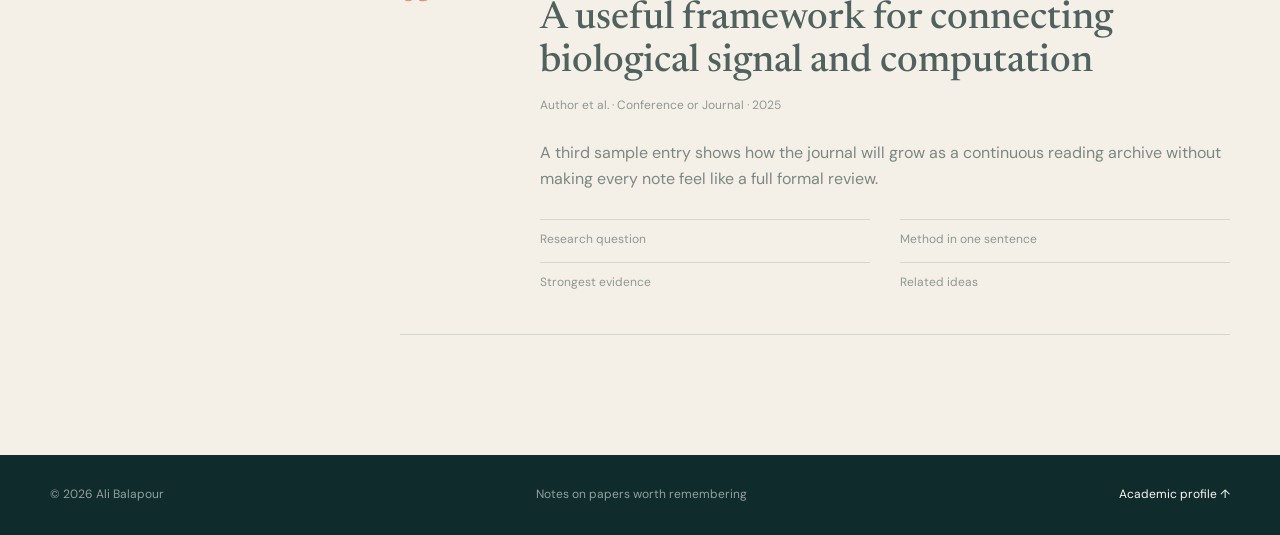
<file: paper-notes/index.html>
<!doctype html>
<html lang="en">
<head>
  <meta charset="utf-8">
  <meta name="viewport" content="width=device-width, initial-scale=1">
  <title>Paper Notes | Ali Balapour</title>
  <meta name="description" content="Short summaries and personal notes on research papers selected by Ali Balapour.">
  <meta name="theme-color" content="#102b2b">
  <link rel="preconnect" href="https://fonts.googleapis.com">
  <link rel="preconnect" href="https://fonts.gstatic.com" crossorigin>
  <link href="https://fonts.googleapis.com/css2?family=DM+Sans:wght@400;500;600&amp;family=Newsreader:opsz,wght@6..72,400;6..72,500;6..72,600&amp;display=swap" rel="stylesheet">
  <link rel="stylesheet" href="../assets/css/side-pages.css">
  <script src="../assets/js/site.js" defer></script>
</head>
<body class="notes-page">
  <a class="skip-link" href="#main">Skip to content</a>
  <header class="page-header" data-header>
    <div class="shell page-nav">
      <a class="page-brand" href="../" aria-label="Ali Balapour, home">
        <span class="page-brand-mark">AB</span>
        <span>Ali Balapour</span>
      </a>
      <button class="page-menu" type="button" aria-expanded="false" aria-controls="primary-nav" data-menu-toggle>
        <span></span><span></span><span class="sr-only">Toggle navigation</span>
      </button>
      <nav id="primary-nav" class="page-links" aria-label="Primary" data-nav>
        <a href="../">Academic profile</a>
        <a href="../portfolio/">Creative portfolio</a>
        <a href="./" aria-current="page">Paper notes</a>
      </nav>
    </div>
  </header>

  <main id="main">
    <section class="page-hero notes-hero">
      <div class="shell page-hero-inner">
        <div>
          <p class="eyebrow">Reading journal</p>
          <h1>Paper<br>Notes</h1>
        </div>
        <p class="page-hero-copy">Brief summaries, useful ideas, and personal reflections on papers I find worth returning to.</p>
      </div>
    </section>

    <div class="shell notes-toolbar">
      <p>An evolving collection. Entries below are design placeholders.</p>
      <div class="topic-list" aria-label="Topics">
        <span>Medical AI</span><span>3D vision</span><span>Bioinformatics</span><span>Machine learning</span>
      </div>
    </div>

    <section class="shell notes-layout">
      <div class="notes-heading">
        <p class="section-label">Notebook</p>
        <h2>Recent entries</h2>
        <p>Each note can hold a citation, concise summary, key ideas, limitations, and a link to the original paper.</p>
      </div>

      <div class="notes-list">
        <article class="note-entry placeholder-note">
          <div class="note-number">01</div>
          <div>
            <p class="note-topic">3D Vision · Placeholder</p>
            <h2>A paper title that made me rethink 3D representation learning</h2>
            <p class="note-citation">Author et al. · Conference or Journal · 2026</p>
            <p class="note-summary">A short, plain-language summary of the paper’s central question, proposed method, and most important result will live here.</p>
            <ul class="note-points">
              <li>What problem does it solve?</li>
              <li>What is the core technical idea?</li>
              <li>What worked especially well?</li>
              <li>What questions remain open?</li>
            </ul>
          </div>
        </article>

        <article class="note-entry placeholder-note">
          <div class="note-number">02</div>
          <div>
            <p class="note-topic">Medical AI · Placeholder</p>
            <h2>An interesting approach to reliable learning with limited clinical data</h2>
            <p class="note-citation">Author et al. · Conference or Journal · 2025</p>
            <p class="note-summary">This space is designed for a compact overview followed by your own interpretation: why the work matters, where it may transfer, and what you would test next.</p>
            <ul class="note-points">
              <li>Main contribution</li>
              <li>Dataset and evaluation</li>
              <li>Limitations</li>
              <li>My takeaway</li>
            </ul>
          </div>
        </article>

        <article class="note-entry placeholder-note">
          <div class="note-number">03</div>
          <div>
            <p class="note-topic">Bioinformatics · Placeholder</p>
            <h2>A useful framework for connecting biological signal and computation</h2>
            <p class="note-citation">Author et al. · Conference or Journal · 2025</p>
            <p class="note-summary">A third sample entry shows how the journal will grow as a continuous reading archive without making every note feel like a full formal review.</p>
            <ul class="note-points">
              <li>Research question</li>
              <li>Method in one sentence</li>
              <li>Strongest evidence</li>
              <li>Related ideas</li>
            </ul>
          </div>
        </article>
      </div>
    </section>
  </main>

  <footer class="page-footer">
    <div class="shell page-footer-inner">
      <p>© <span data-year>2026</span> Ali Balapour</p>
      <p>Notes on papers worth remembering</p>
      <a href="../">Academic profile ↑</a>
    </div>
  </footer>
</body>
</html>
</file>
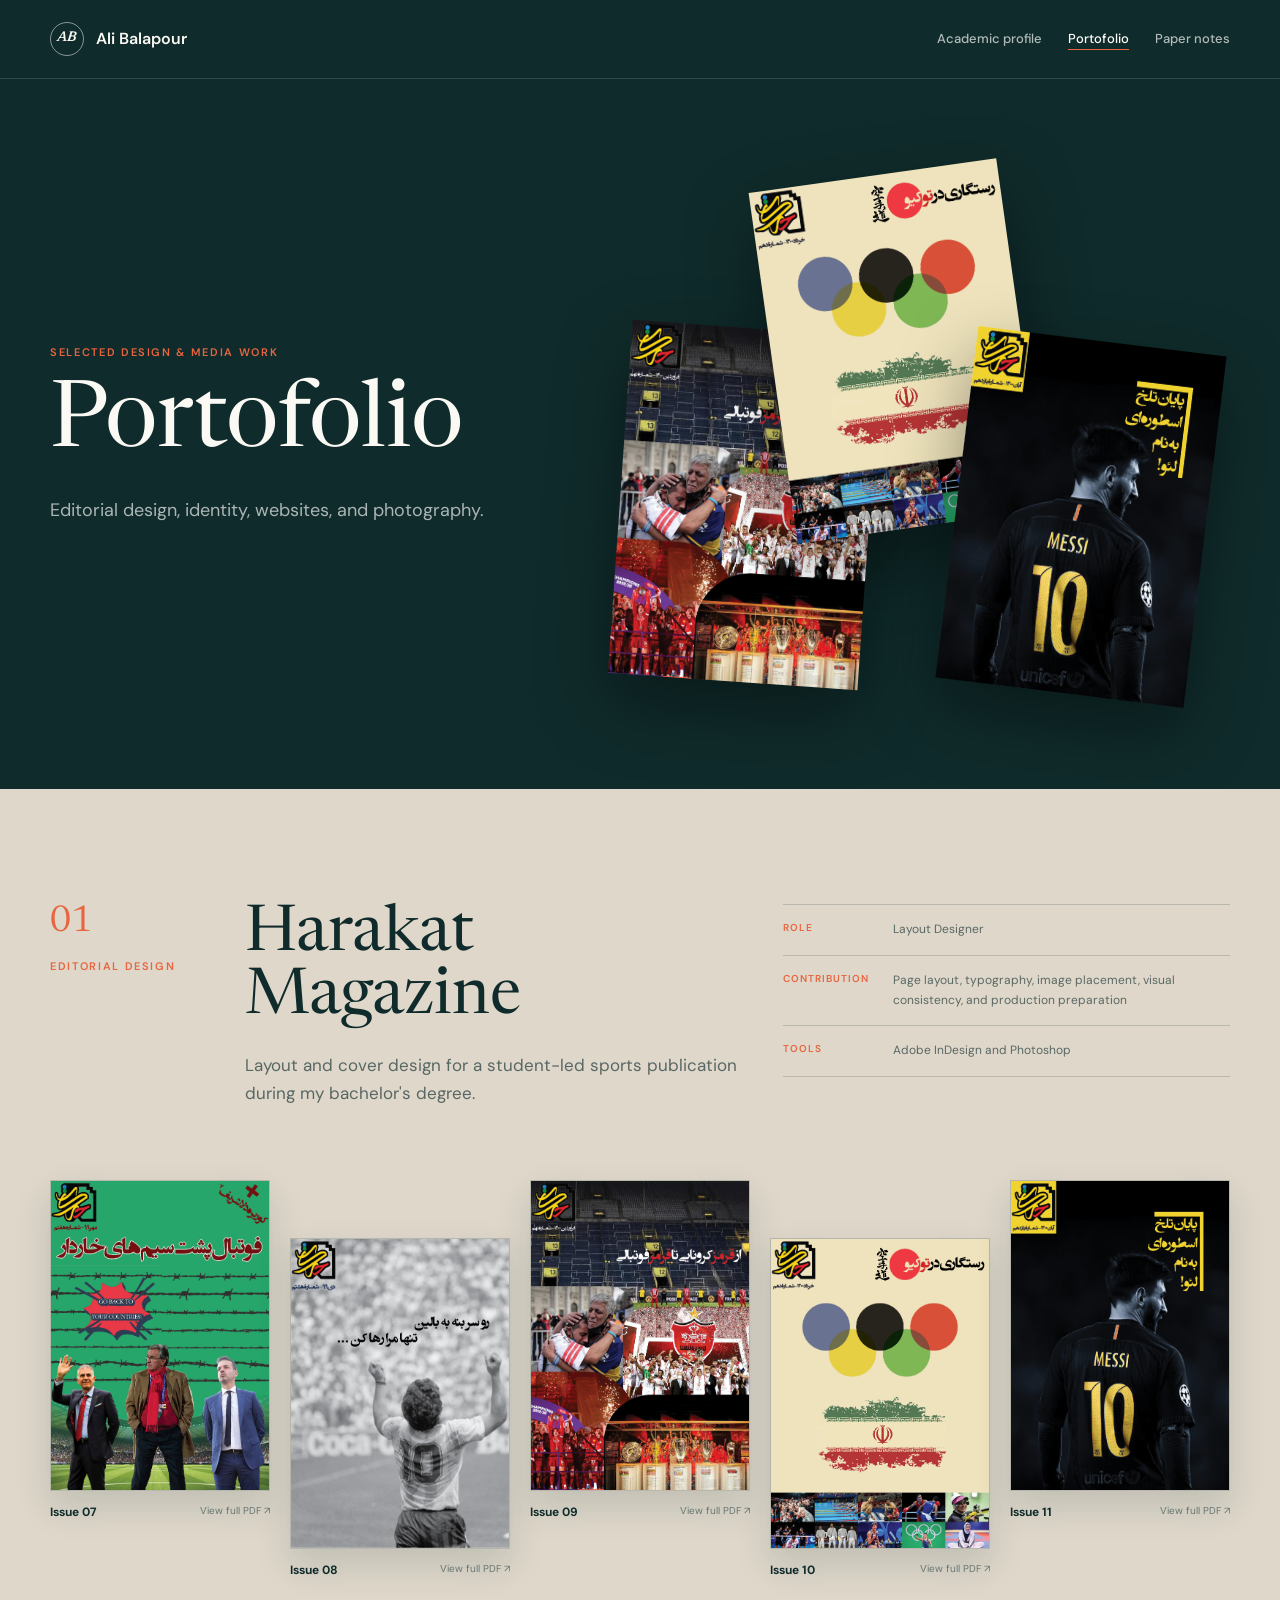
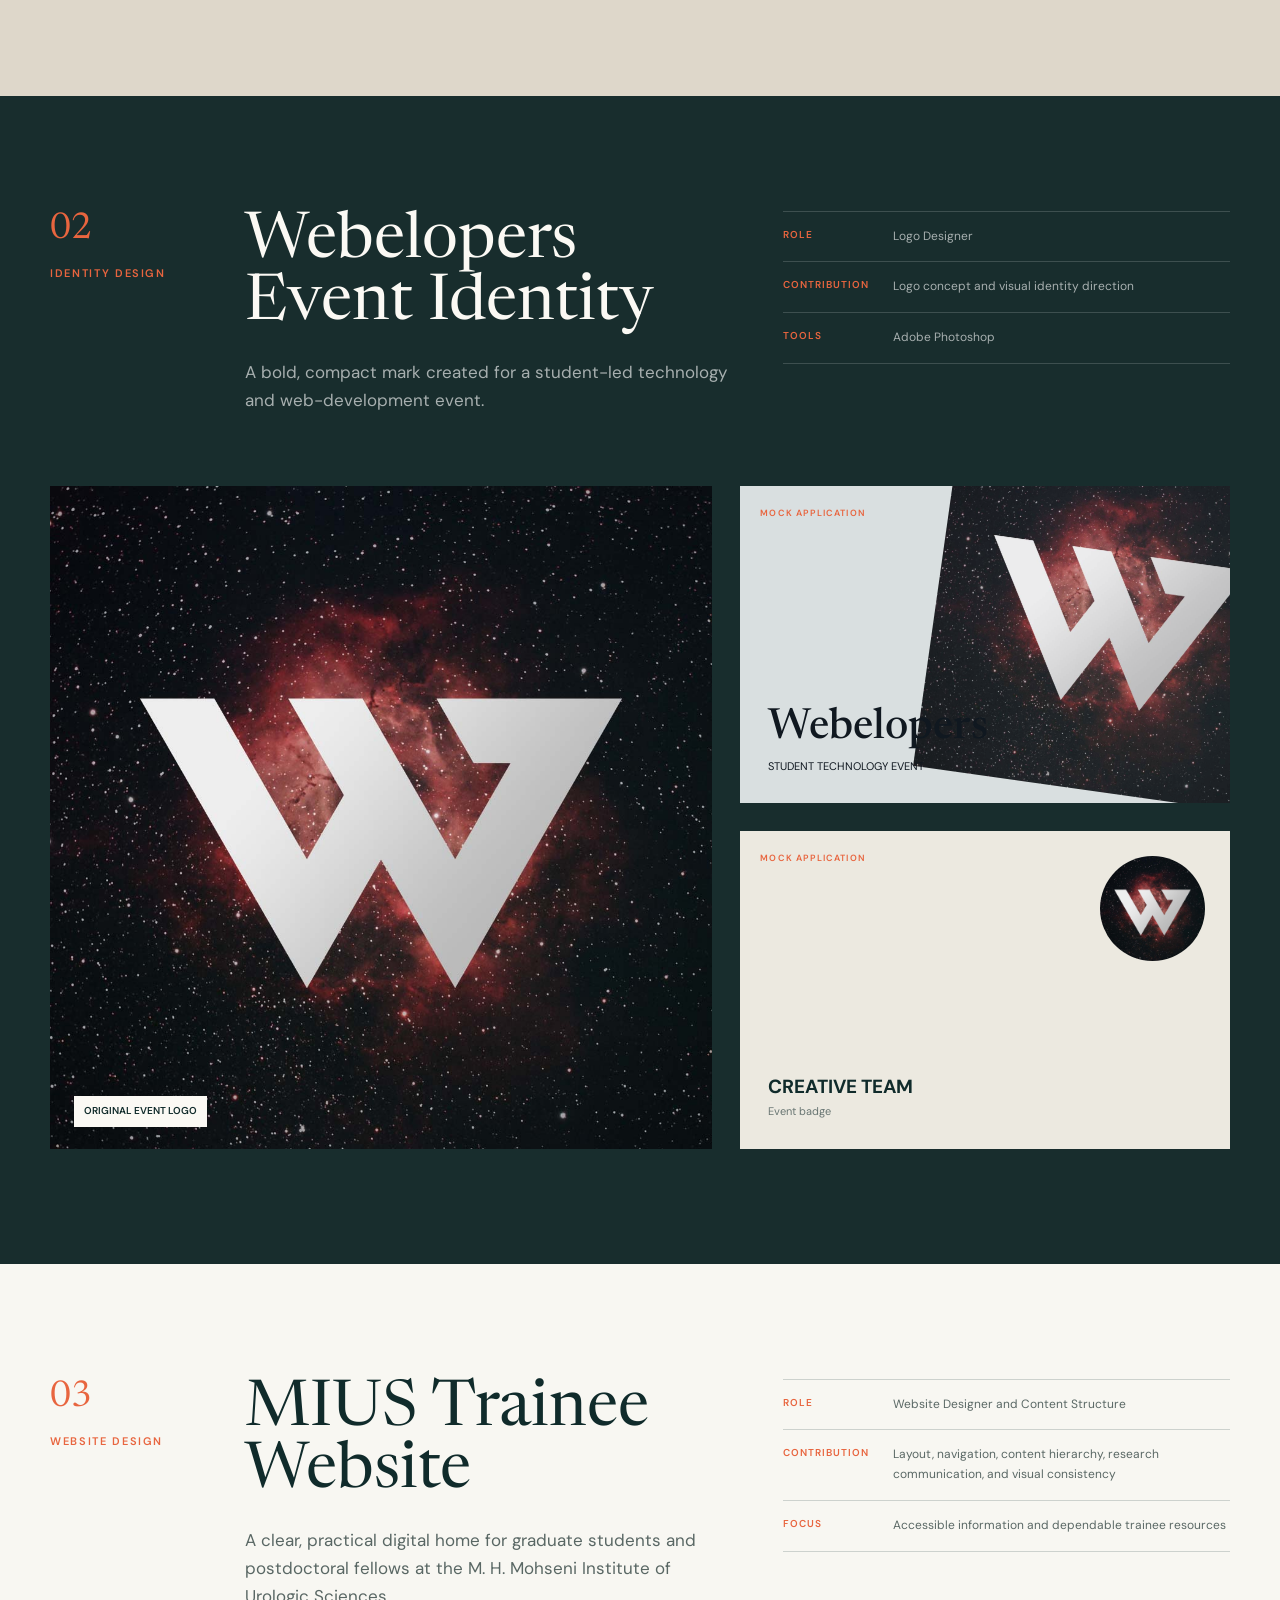
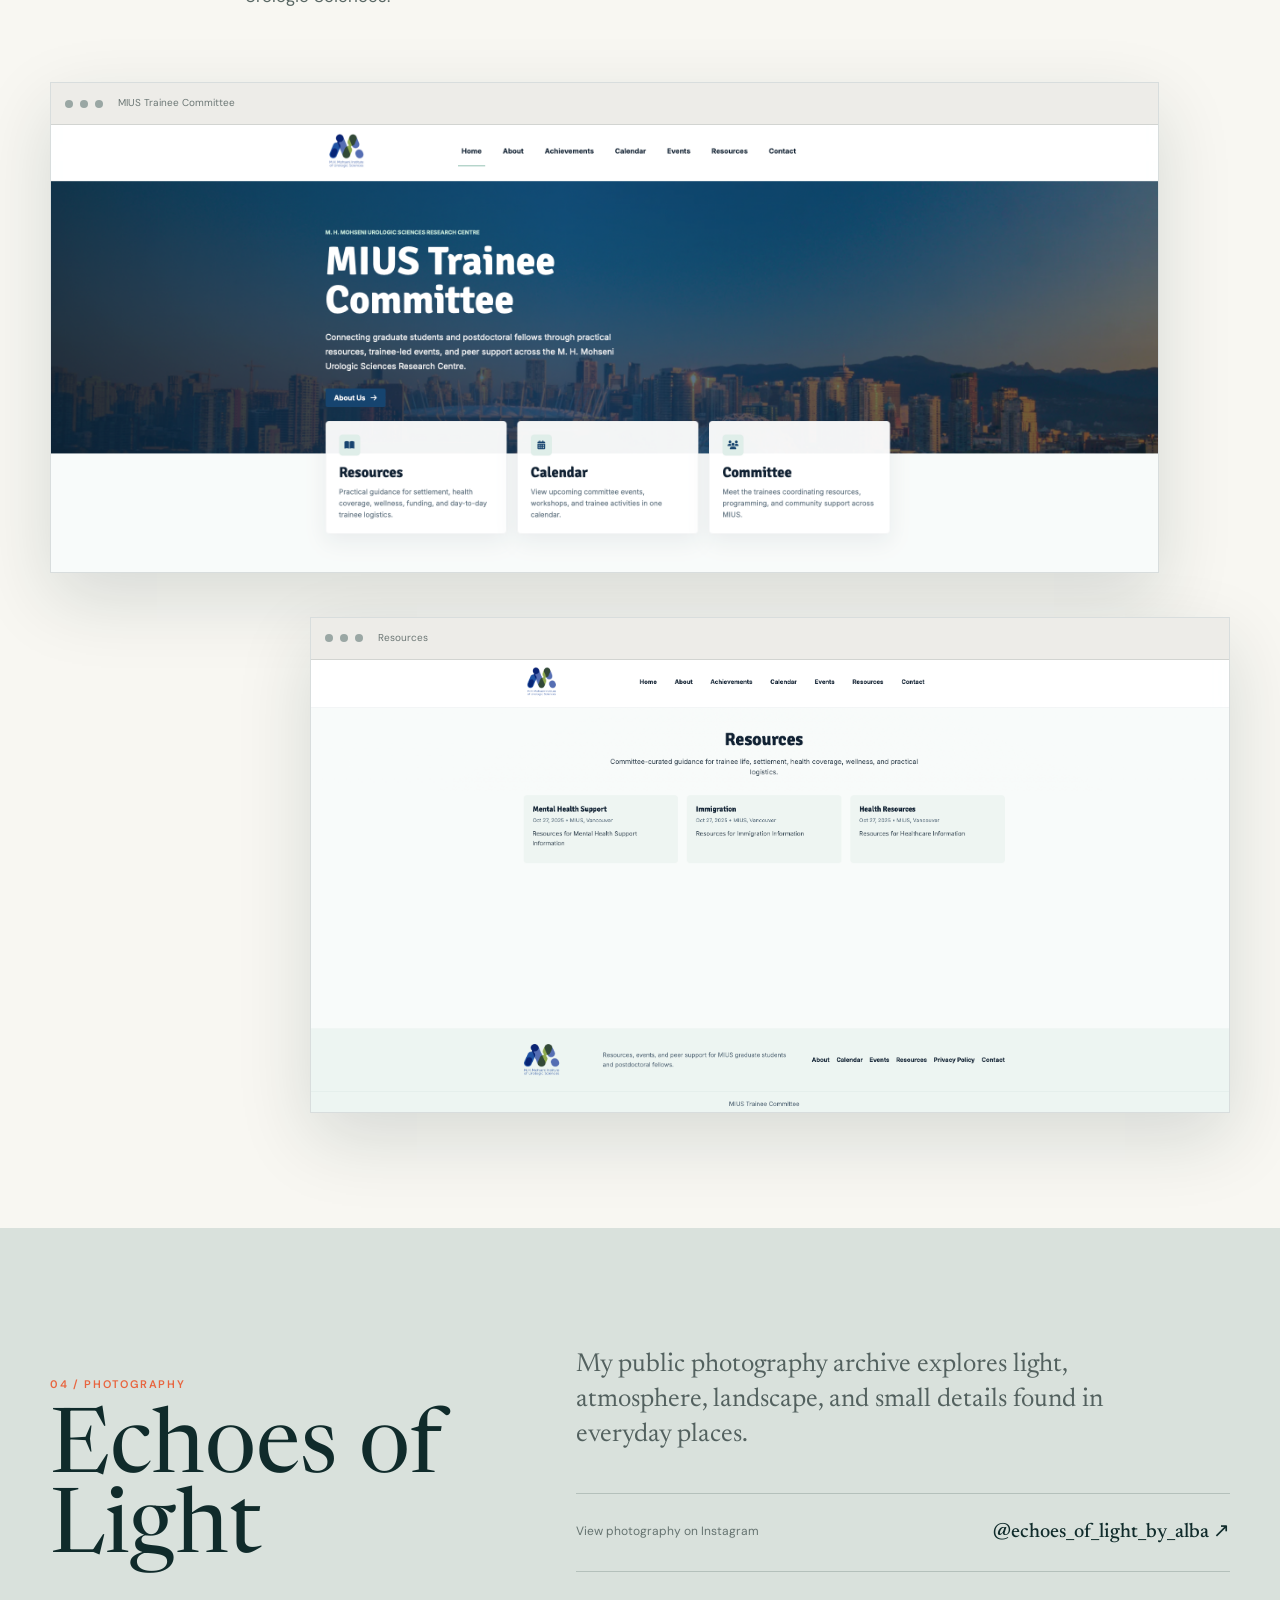
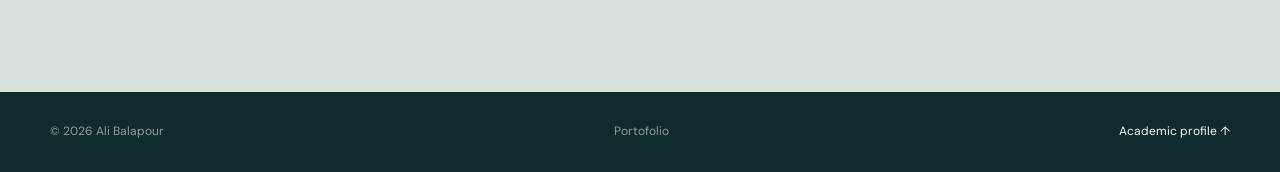
<file: portfolio/index.html>
<!doctype html>
<html lang="en">
<head>
  <meta charset="utf-8">
  <meta name="viewport" content="width=device-width, initial-scale=1">
  <title>Portofolio | Ali Balapour</title>
  <meta name="description" content="Selected editorial, identity, website, and photography work by Ali Balapour.">
  <meta name="theme-color" content="#102b2b">
  <link rel="preconnect" href="https://fonts.googleapis.com">
  <link rel="preconnect" href="https://fonts.gstatic.com" crossorigin>
  <link href="https://fonts.googleapis.com/css2?family=DM+Sans:wght@400;500;600&amp;family=Newsreader:opsz,wght@6..72,400;6..72,500;6..72,600&amp;display=swap" rel="stylesheet">
  <link rel="stylesheet" href="../assets/css/side-pages.css">
  <script src="../assets/js/site.js" defer></script>
</head>
<body class="portfolio-page">
  <a class="skip-link" href="#main">Skip to content</a>
  <header class="page-header" data-header>
    <div class="shell page-nav">
      <a class="page-brand" href="../" aria-label="Ali Balapour, home">
        <span class="page-brand-mark">AB</span>
        <span>Ali Balapour</span>
      </a>
      <button class="page-menu" type="button" aria-expanded="false" aria-controls="primary-nav" data-menu-toggle>
        <span></span><span></span><span class="sr-only">Toggle navigation</span>
      </button>
      <nav id="primary-nav" class="page-links" aria-label="Primary" data-nav>
        <a href="../">Academic profile</a>
        <a href="./" aria-current="page">Portofolio</a>
        <a href="../paper-notes/">Paper notes</a>
      </nav>
    </div>
  </header>

  <main id="main">
    <section class="portfolio-hero">
      <div class="shell portfolio-hero-grid">
        <div class="portfolio-hero-copy">
          <p class="eyebrow">Selected design &amp; media work</p>
          <h1>Portofolio</h1>
          <p>Editorial design, identity, websites, and photography.</p>
        </div>
        <div class="cover-composition" aria-label="Selected Harakat magazine covers">
          <img class="cover cover-one" src="../assets/portofolio/Harakat%20Magazin%20-%20outline%20designer/harekat-11.png" alt="Harakat magazine issue 11 cover">
          <img class="cover cover-two" src="../assets/portofolio/Harakat%20Magazin%20-%20outline%20designer/harekat-10.png" alt="Harakat magazine issue 10 cover">
          <img class="cover cover-three" src="../assets/portofolio/Harakat%20Magazin%20-%20outline%20designer/harekat-9.png" alt="Harakat magazine issue 9 cover">
        </div>
      </div>
    </section>

    <section id="editorial" class="portfolio-project editorial-project">
      <div class="shell">
        <div class="project-intro">
          <div class="project-index">
            <span>01</span>
            <p class="section-label">Editorial design</p>
          </div>
          <div>
            <h2>Harakat Magazine</h2>
            <p class="project-lede">Layout and cover design for a student-led sports publication during my bachelor's degree.</p>
          </div>
          <dl class="project-facts">
            <div><dt>Role</dt><dd>Layout Designer</dd></div>
            <div><dt>Contribution</dt><dd>Page layout, typography, image placement, visual consistency, and production preparation</dd></div>
            <div><dt>Tools</dt><dd>Adobe InDesign and Photoshop</dd></div>
          </dl>
        </div>

        <div class="magazine-shelf">
          <a class="magazine-item" href="../assets/portofolio/Harakat%20Magazin%20-%20outline%20designer/harekat-7.pdf" target="_blank" rel="noopener">
            <img src="../assets/portofolio/Harakat%20Magazin%20-%20outline%20designer/harekat-7.jpg" alt="Harakat magazine issue 7 cover">
            <span><strong>Issue 07</strong>View full PDF ↗</span>
          </a>
          <a class="magazine-item offset" href="../assets/portofolio/Harakat%20Magazin%20-%20outline%20designer/harekat-8.pdf" target="_blank" rel="noopener">
            <img src="../assets/portofolio/Harakat%20Magazin%20-%20outline%20designer/harekat-8.png" alt="Harakat magazine issue 8 cover">
            <span><strong>Issue 08</strong>View full PDF ↗</span>
          </a>
          <a class="magazine-item" href="../assets/portofolio/Harakat%20Magazin%20-%20outline%20designer/harekat-9.pdf" target="_blank" rel="noopener">
            <img src="../assets/portofolio/Harakat%20Magazin%20-%20outline%20designer/harekat-9.png" alt="Harakat magazine issue 9 cover">
            <span><strong>Issue 09</strong>View full PDF ↗</span>
          </a>
          <a class="magazine-item offset" href="../assets/portofolio/Harakat%20Magazin%20-%20outline%20designer/harekat-10.pdf" target="_blank" rel="noopener">
            <img src="../assets/portofolio/Harakat%20Magazin%20-%20outline%20designer/harekat-10.png" alt="Harakat magazine issue 10 cover">
            <span><strong>Issue 10</strong>View full PDF ↗</span>
          </a>
          <a class="magazine-item" href="../assets/portofolio/Harakat%20Magazin%20-%20outline%20designer/harekat-11.pdf" target="_blank" rel="noopener">
            <img src="../assets/portofolio/Harakat%20Magazin%20-%20outline%20designer/harekat-11.png" alt="Harakat magazine issue 11 cover">
            <span><strong>Issue 11</strong>View full PDF ↗</span>
          </a>
        </div>
      </div>
    </section>

    <section id="identity" class="portfolio-project branding-project">
      <div class="shell">
        <div class="project-intro project-intro-light">
          <div class="project-index">
            <span>02</span>
            <p class="section-label">Identity design</p>
          </div>
          <div>
            <h2>Webelopers Event Identity</h2>
            <p class="project-lede">A bold, compact mark created for a student-led technology and web-development event.</p>
          </div>
          <dl class="project-facts">
            <div><dt>Role</dt><dd>Logo Designer</dd></div>
            <div><dt>Contribution</dt><dd>Logo concept and visual identity direction</dd></div>
            <div><dt>Tools</dt><dd>Adobe Photoshop</dd></div>
          </dl>
        </div>

        <div class="identity-showcase">
          <figure class="identity-primary">
            <img src="../assets/portofolio/Webeloper%20Logo%20-%20Designer/logo.jpg" alt="Webelopers event logo on a galaxy background">
            <figcaption>Original event logo</figcaption>
          </figure>
          <div class="identity-mockups">
            <figure class="event-poster">
              <span class="mockup-label">Mock application</span>
              <img src="../assets/portofolio/Webeloper%20Logo%20-%20Designer/logo.jpg" alt="">
              <div><strong>Webelopers</strong><span>Student technology event</span></div>
            </figure>
            <figure class="event-badge">
              <span class="mockup-label">Mock application</span>
              <div class="badge-logo"><img src="../assets/portofolio/Webeloper%20Logo%20-%20Designer/logo.jpg" alt=""></div>
              <strong>CREATIVE TEAM</strong>
              <span>Event badge</span>
            </figure>
          </div>
        </div>
      </div>
    </section>

    <section id="website" class="portfolio-project website-project">
      <div class="shell">
        <div class="project-intro">
          <div class="project-index">
            <span>03</span>
            <p class="section-label">Website design</p>
          </div>
          <div>
            <h2>MIUS Trainee Website</h2>
            <p class="project-lede">A clear, practical digital home for graduate students and postdoctoral fellows at the M. H. Mohseni Institute of Urologic Sciences.</p>
          </div>
          <dl class="project-facts">
            <div><dt>Role</dt><dd>Website Designer and Content Structure</dd></div>
            <div><dt>Contribution</dt><dd>Layout, navigation, content hierarchy, research communication, and visual consistency</dd></div>
            <div><dt>Focus</dt><dd>Accessible information and dependable trainee resources</dd></div>
          </dl>
        </div>

        <div class="browser-frame browser-feature">
          <div class="browser-bar"><span></span><span></span><span></span><p>MIUS Trainee Committee</p></div>
          <img src="../assets/portofolio/MIUS%20Website%20-%20website%20designer/Screenshot%202026-06-13%20at%205.42.49%E2%80%AFPM.png" alt="MIUS Trainee Committee website homepage">
        </div>
        <div class="browser-frame browser-secondary">
          <div class="browser-bar"><span></span><span></span><span></span><p>Resources</p></div>
          <img src="../assets/portofolio/MIUS%20Website%20-%20website%20designer/Screenshot%202026-06-13%20at%205.43.07%E2%80%AFPM.png" alt="MIUS Trainee Committee resources page">
        </div>
      </div>
    </section>

    <section id="photography" class="photography-project">
      <div class="shell photography-grid">
        <div>
          <p class="section-label">04 / Photography</p>
          <h2>Echoes of Light</h2>
        </div>
        <div class="photography-copy">
          <p>My public photography archive explores light, atmosphere, landscape, and small details found in everyday places.</p>
          <a class="instagram-link" href="https://www.instagram.com/echoes_of_light_by_alba/" target="_blank" rel="noopener">
            <span>View photography on Instagram</span>
            <strong>@echoes_of_light_by_alba ↗</strong>
          </a>
        </div>
      </div>
    </section>
  </main>

  <footer class="page-footer">
    <div class="shell page-footer-inner">
      <p>© <span data-year>2026</span> Ali Balapour</p>
      <p>Portofolio</p>
      <a href="../">Academic profile ↑</a>
    </div>
  </footer>
</body>
</html>
</file>
<file: assets/css/site.css>
:root {
  --ink: #102b2b;
  --ink-soft: #21403f;
  --paper: #f4f0e7;
  --paper-deep: #e9e2d4;
  --cream: #fbf9f4;
  --orange: #e8653f;
  --orange-light: #f28a68;
  --sage: #a8b9a5;
  --white: #fffefa;
  --line: rgba(16, 43, 43, 0.18);
  --serif: "Newsreader", Georgia, serif;
  --sans: "DM Sans", "Avenir Next", "Segoe UI", sans-serif;
  --shell: min(1180px, calc(100vw - 48px));
}

* { box-sizing: border-box; }
html { scroll-behavior: smooth; }
body {
  margin: 0;
  background: var(--paper);
  color: var(--ink);
  font-family: var(--sans);
  font-size: 16px;
  line-height: 1.65;
  -webkit-font-smoothing: antialiased;
}
body::before {
  position: fixed;
  inset: 0;
  z-index: 1000;
  pointer-events: none;
  opacity: 0.025;
  content: "";
  background-image: url("data:image/svg+xml,%3Csvg viewBox='0 0 180 180' xmlns='http://www.w3.org/2000/svg'%3E%3Cfilter id='n'%3E%3CfeTurbulence type='fractalNoise' baseFrequency='.9' numOctaves='4' stitchTiles='stitch'/%3E%3C/filter%3E%3Crect width='100%25' height='100%25' filter='url(%23n)' opacity='.8'/%3E%3C/svg%3E");
}
img { display: block; max-width: 100%; }
a { color: inherit; }
button { font: inherit; }
.shell { width: var(--shell); margin-inline: auto; }
.sr-only {
  position: absolute;
  width: 1px;
  height: 1px;
  padding: 0;
  margin: -1px;
  overflow: hidden;
  clip: rect(0, 0, 0, 0);
  white-space: nowrap;
  border: 0;
}
.skip-link {
  position: fixed;
  top: 12px;
  left: 12px;
  z-index: 200;
  padding: 10px 16px;
  background: var(--orange);
  color: var(--white);
  transform: translateY(-150%);
  transition: transform 180ms ease;
}
.skip-link:focus { transform: translateY(0); }

.site-header {
  position: fixed;
  inset: 0 0 auto;
  z-index: 100;
  color: var(--cream);
  transition: background-color 250ms ease, box-shadow 250ms ease;
}
.site-header.scrolled {
  background: rgba(16, 43, 43, 0.94);
  box-shadow: 0 1px rgba(255, 255, 255, 0.1);
  backdrop-filter: blur(16px);
}
.nav-wrap {
  display: flex;
  min-height: 84px;
  align-items: center;
  justify-content: space-between;
}
.brand {
  display: inline-flex;
  align-items: center;
  gap: 12px;
  font-weight: 600;
  text-decoration: none;
}
.brand-mark {
  display: grid;
  width: 34px;
  height: 34px;
  place-items: center;
  border: 1px solid rgba(255,255,255,.55);
  border-radius: 50%;
  font-family: var(--serif);
  font-size: 14px;
  font-style: italic;
}
.primary-nav { display: flex; align-items: center; gap: 22px; }
.primary-nav a {
  color: rgba(255,255,255,.72);
  font-size: 14px;
  font-weight: 500;
  text-decoration: none;
  transition: color 180ms ease;
}
.primary-nav a:hover { color: var(--white); }
.primary-nav .nav-cta {
  padding: 9px 16px;
  border: 1px solid rgba(255,255,255,.4);
  border-radius: 999px;
  color: var(--white);
}
.menu-toggle { display: none; }

.hero {
  position: relative;
  min-height: 100svh;
  overflow: hidden;
  padding-top: 84px;
  background: var(--ink);
  color: var(--cream);
}
.hero::before {
  position: absolute;
  top: 0;
  left: 47%;
  width: 1px;
  height: 100%;
  content: "";
  background: rgba(255,255,255,.08);
}
.hero-glow {
  position: absolute;
  top: 8%;
  right: -12%;
  width: 650px;
  height: 650px;
  border-radius: 50%;
  background: radial-gradient(circle, rgba(232,101,63,.22), transparent 68%);
  filter: blur(2px);
}
.hero-grid {
  position: relative;
  display: grid;
  min-height: calc(100svh - 184px);
  grid-template-columns: 1.1fr .9fr;
  align-items: center;
  gap: 80px;
  padding-block: 70px;
}
.kicker,
.section-index,
.project-type,
.experience-label {
  margin: 0;
  font-size: 12px;
  font-weight: 600;
  letter-spacing: .16em;
  text-transform: uppercase;
}
.kicker { color: var(--orange-light); }
.hero h1 {
  max-width: 760px;
  margin: 25px 0 28px;
  font-family: var(--serif);
  font-size: clamp(52px, 5.4vw, 78px);
  font-weight: 400;
  letter-spacing: -.035em;
  line-height: .98;
}
.hero h1 em { color: var(--orange-light); font-weight: 400; }
.hero-role {
  margin: -12px 0 20px;
  color: var(--orange-light);
  font-family: var(--serif);
  font-size: clamp(21px, 2vw, 28px);
}
.hero-intro {
  max-width: 620px;
  margin: 0;
  color: rgba(255,255,255,.68);
  font-size: clamp(18px, 1.5vw, 22px);
  line-height: 1.55;
}
.hero-actions { display: flex; align-items: center; gap: 28px; margin-top: 38px; }
.button {
  display: inline-flex;
  align-items: center;
  gap: 28px;
  padding: 14px 20px;
  border-radius: 2px;
  font-size: 14px;
  font-weight: 600;
  text-decoration: none;
}
.button-primary { background: var(--orange); color: var(--white); }
.button-primary span { transition: transform 180ms ease; }
.button-primary:hover span { transform: translateY(3px); }
.text-link {
  display: inline-flex;
  gap: 8px;
  align-items: center;
  font-size: 14px;
  font-weight: 600;
  text-decoration: none;
}
.text-link::after {
  position: absolute;
  content: "";
}
.text-link span { color: var(--orange); transition: transform 180ms ease; }
.text-link:hover span { transform: translate(3px, -3px); }
.portrait-wrap { position: relative; width: min(100%, 430px); justify-self: end; }
.portrait-frame {
  position: relative;
  overflow: hidden;
  aspect-ratio: 4 / 5;
  background: #d4c4b2;
}
.portrait-frame::after {
  position: absolute;
  inset: 0;
  content: "";
  box-shadow: inset 0 0 80px rgba(16,43,43,.18);
}
.portrait-frame img {
  width: 100%;
  height: 100%;
  object-fit: cover;
  object-position: center 35%;
  filter: saturate(.78) contrast(1.03);
  transition: transform 700ms cubic-bezier(.2,.7,.2,1);
}
.portrait-frame:hover img { transform: scale(1.025); }
.portrait-frame::before {
  position: absolute;
  inset: 18px;
  z-index: 1;
  border: 1px solid rgba(255,255,255,.42);
  content: "";
  pointer-events: none;
}
.portrait-note {
  position: absolute;
  right: -26px;
  bottom: 30px;
  z-index: 2;
  display: flex;
  align-items: center;
  gap: 10px;
  padding: 13px 17px;
  background: var(--cream);
  color: var(--ink);
  font-size: 12px;
  font-weight: 600;
  box-shadow: 0 18px 50px rgba(0,0,0,.2);
}
.status-dot {
  width: 8px;
  height: 8px;
  border-radius: 50%;
  background: #5f9a66;
  box-shadow: 0 0 0 4px rgba(95,154,102,.15);
}
.portrait-orbit {
  position: absolute;
  top: -37px;
  right: -50px;
  color: rgba(255,255,255,.22);
  font-size: 10px;
  letter-spacing: .35em;
  transform: rotate(90deg);
  transform-origin: left bottom;
}
.research-strip {
  position: relative;
  display: flex;
  min-height: 100px;
  align-items: center;
  gap: 58px;
  border-top: 1px solid rgba(255,255,255,.12);
}
.research-strip > span {
  flex: none;
  color: var(--orange-light);
  font-size: 11px;
  font-weight: 600;
  letter-spacing: .14em;
  text-transform: uppercase;
}
.research-strip ul { display: flex; flex: 1; justify-content: space-between; gap: 28px; margin: 0; padding: 0; list-style: none; }
.research-strip li { color: rgba(255,255,255,.74); font-family: var(--serif); font-size: 18px; }

.section { padding-block: 130px; }
.section-light { background: var(--cream); }
.section-paper { background: var(--paper); }
.section-ink { background: var(--ink); color: var(--cream); }
.split-layout { display: grid; grid-template-columns: .85fr 1.15fr; gap: 100px; }
.section-index { color: var(--orange); }
.section h2,
.contact-section h2 {
  margin: 20px 0 0;
  font-family: var(--serif);
  font-size: clamp(46px, 5vw, 72px);
  font-weight: 400;
  letter-spacing: -.035em;
  line-height: 1;
}
.section-heading h2 { max-width: 470px; }
.about-copy { padding-top: 28px; }
.about-copy > p { max-width: 700px; color: #53615f; }
.about-copy .large-copy {
  margin: 0 0 26px;
  color: var(--ink);
  font-family: var(--serif);
  font-size: clamp(27px, 2.5vw, 36px);
  line-height: 1.3;
}
.education-list { margin-top: 65px; border-top: 1px solid var(--line); }
.education-list article {
  display: grid;
  grid-template-columns: 112px 1fr;
  gap: 24px;
  padding: 24px 0;
  border-bottom: 1px solid var(--line);
}
.education-list .year { padding-top: 4px; color: var(--orange); font-size: 12px; font-weight: 600; }
.education-list h3 { margin: 0; font-family: var(--serif); font-size: 24px; font-weight: 500; }
.education-list p { margin: 2px 0 0; color: #64716f; font-size: 14px; }
.education-list p + p { margin-top: 8px; }
.education-list p strong { color: var(--ink); font-weight: 600; }
.section-title-row { display: flex; align-items: end; justify-content: space-between; gap: 40px; margin-bottom: 70px; }
.section-title-row h2 { margin-top: 16px; }
.text-link-light { color: var(--cream); }
.title-aside { margin: 0; color: #707c79; font-size: 13px; }

.timeline-list { border-top: 1px solid var(--line); }
.timeline-entry {
  display: grid;
  grid-template-columns: 210px 1fr;
  gap: 45px;
  padding: 38px 0;
  border-bottom: 1px solid var(--line);
}
.timeline-meta { display: flex; flex-direction: column; gap: 7px; color: #687572; font-size: 12px; }
.timeline-meta span:first-child { color: var(--orange); font-weight: 600; }
.timeline-type {
  margin: 0 0 7px;
  color: var(--orange);
  font-size: 11px;
  font-weight: 600;
  letter-spacing: .12em;
  text-transform: uppercase;
}
.timeline-content h3 { margin: 0; font-family: var(--serif); font-size: 28px; font-weight: 500; line-height: 1.2; }
.timeline-content ul { max-width: 820px; margin: 18px 0 0; padding-left: 19px; color: #596764; font-size: 14px; }
.timeline-content li + li { margin-top: 8px; }

.project-grid { display: grid; grid-template-columns: repeat(2, 1fr); border-top: 1px solid rgba(255,255,255,.18); }
.project-card {
  position: relative;
  display: grid;
  min-height: 285px;
  grid-template-columns: 45px 1fr;
  gap: 20px;
  padding: 38px 42px 38px 0;
  border-bottom: 1px solid rgba(255,255,255,.18);
  color: var(--cream);
  text-decoration: none;
  transition: background-color 250ms ease, padding 250ms ease;
}
.project-card:nth-child(odd) { border-right: 1px solid rgba(255,255,255,.18); }
.project-card:nth-child(even) { padding-left: 42px; }
.project-card:hover { background: rgba(255,255,255,.035); }
.project-card:nth-child(odd):hover { padding-left: 18px; }
.project-number { color: var(--orange-light); font-size: 12px; }
.project-type { margin-bottom: 18px; color: rgba(255,255,255,.45); }
.project-card h3 {
  margin: 0 0 16px;
  font-family: var(--serif);
  font-size: clamp(30px, 3vw, 43px);
  font-weight: 400;
  letter-spacing: -.02em;
  line-height: 1.05;
}
.project-card p:last-child { max-width: 430px; margin: 0; color: rgba(255,255,255,.58); font-size: 14px; }
.card-arrow {
  position: absolute;
  top: 38px;
  right: 6px;
  color: var(--orange-light);
  font-size: 20px;
  transition: transform 180ms ease;
}
.project-card:nth-child(even) .card-arrow { right: 6px; }
.project-card:hover .card-arrow { transform: translate(4px, -4px); }

.publication-list { border-top: 1px solid var(--line); }
.publication {
  display: grid;
  grid-template-columns: 150px 1fr 70px;
  gap: 40px;
  align-items: start;
  padding: 40px 0;
  border-bottom: 1px solid var(--line);
}
.pub-meta { display: flex; flex-direction: column; gap: 6px; color: #657370; font-size: 12px; text-transform: uppercase; letter-spacing: .08em; }
.pub-meta span:first-child { color: var(--orange); font-weight: 600; }
.pub-content h3 { max-width: 790px; margin: 0 0 13px; font-family: var(--serif); font-size: clamp(25px, 2.4vw, 34px); font-weight: 500; line-height: 1.16; }
.pub-content p { max-width: 820px; margin: 5px 0; color: #596764; font-size: 14px; }
.pub-content .venue { color: var(--ink); font-style: italic; }
.pub-link { justify-self: end; color: var(--ink); font-size: 12px; font-weight: 600; text-decoration: none; }
.pub-link span { color: var(--orange); }

.industry-block { margin-bottom: 80px; }
.industry-block > .experience-label { margin-bottom: 22px; }
.timeline-compact .timeline-entry { padding: 30px 0; }
.experience-grid { display: grid; grid-template-columns: repeat(2, 1fr); align-items: start; gap: 28px; }
.experience-card { padding: 38px; border: 1px solid var(--line); background: var(--paper); }
.awards-card { grid-row: span 2; background: var(--ink); color: var(--cream); }
.experience-label { display: block; margin-bottom: 35px; color: var(--orange); }
.experience-card ul { margin: 0; padding: 0; list-style: none; }
.experience-card li {
  display: grid;
  grid-template-columns: 80px 1fr;
  padding: 18px 0;
  border-top: 1px solid var(--line);
}
.awards-card li { border-color: rgba(255,255,255,.14); }
.experience-card li > span { grid-row: span 2; color: var(--orange); font-size: 11px; font-weight: 600; text-transform: uppercase; }
.experience-card strong { font-family: var(--serif); font-size: 20px; font-weight: 500; line-height: 1.2; }
.experience-card small { margin-top: 4px; color: #6b7775; font-size: 12px; }
.awards-card small { color: rgba(255,255,255,.5); }

.skills-grid { display: grid; grid-template-columns: repeat(2, 1fr); border-top: 1px solid rgba(255,255,255,.18); }
.skills-grid article {
  min-height: 250px;
  padding: 38px 42px 38px 0;
  border-bottom: 1px solid rgba(255,255,255,.18);
}
.skills-grid article:nth-child(odd) { border-right: 1px solid rgba(255,255,255,.18); }
.skills-grid article:nth-child(even) { padding-left: 42px; }
.skills-grid h3 { margin: 0 0 24px; color: var(--orange-light); font-family: var(--serif); font-size: 28px; font-weight: 500; }
.skills-grid p { max-width: 500px; margin: 10px 0; color: rgba(255,255,255,.66); font-size: 14px; }
.skills-grid p span { color: rgba(255,255,255,.38); font-size: 11px; font-weight: 600; text-transform: uppercase; }

.presentation-list { border-top: 1px solid var(--line); }
.presentation-list article {
  display: grid;
  grid-template-columns: 150px 1fr;
  gap: 40px;
  padding: 34px 0;
  border-bottom: 1px solid var(--line);
}
.presentation-list time { padding-top: 4px; color: var(--orange); font-size: 12px; font-weight: 600; }
.presentation-list span { color: #687572; font-size: 11px; font-weight: 600; letter-spacing: .1em; text-transform: uppercase; }
.presentation-list h3 { max-width: 850px; margin: 8px 0 10px; font-family: var(--serif); font-size: clamp(23px, 2.2vw, 31px); font-weight: 500; line-height: 1.18; }
.presentation-list p { margin: 0; color: #657370; font-size: 13px; }

.side-projects-section { background: #d9e1dc; }
.side-projects-heading {
  display: grid;
  grid-template-columns: .7fr 1.1fr .8fr;
  gap: 45px;
  align-items: end;
  margin-bottom: 60px;
}
.side-projects-heading h2 {
  margin: 0;
  font-size: clamp(42px, 5vw, 70px);
}
.side-projects-heading > p:last-child { margin: 0; color: #5f6d6a; font-size: 14px; }
.side-projects-grid { display: grid; grid-template-columns: repeat(2, 1fr); border-top: 1px solid var(--line); }
.side-project-link {
  position: relative;
  display: grid;
  min-height: 310px;
  grid-template-columns: 45px 1fr;
  gap: 20px;
  align-items: end;
  padding: 38px 55px 38px 0;
  border-bottom: 1px solid var(--line);
  text-decoration: none;
  transition: background-color 220ms ease, padding 220ms ease;
}
.side-project-link:first-child { border-right: 1px solid var(--line); }
.side-project-link:last-child { padding-left: 42px; }
.side-project-link:hover { background: rgba(255,255,255,.3); }
.side-project-link:first-child:hover { padding-left: 18px; }
.side-project-number { align-self: start; color: var(--orange); font-size: 12px; }
.side-project-link p { margin: 0 0 12px; color: #63716e; font-size: 11px; font-weight: 600; letter-spacing: .1em; text-transform: uppercase; }
.side-project-link h3 { margin: 0; font-family: var(--serif); font-size: clamp(34px, 4vw, 51px); font-weight: 400; line-height: 1; }
.side-project-arrow {
  position: absolute;
  top: 38px;
  right: 8px;
  color: var(--orange);
  font-size: 21px;
  transition: transform 180ms ease;
}
.side-project-link:hover .side-project-arrow { transform: translate(4px, -4px); }

.contact-section { padding-block: 130px; background: var(--orange); color: var(--white); text-align: center; }
.contact-section .section-index { color: var(--ink); }
.contact-inner { display: flex; flex-direction: column; align-items: center; }
.contact-section h2 { max-width: 820px; font-size: clamp(52px, 6.5vw, 90px); }
.contact-section > .shell > p:not(.section-index) { max-width: 590px; margin: 28px auto 0; color: rgba(255,255,255,.78); }
.contact-links { display: flex; flex-wrap: wrap; justify-content: center; gap: 12px; margin-top: 42px; }
.contact-links a {
  display: inline-flex;
  gap: 16px;
  padding: 12px 18px;
  border: 1px solid rgba(255,255,255,.45);
  color: var(--white);
  font-size: 13px;
  font-weight: 600;
  text-decoration: none;
  transition: background 180ms ease, color 180ms ease;
}
.contact-links a:hover { background: var(--white); color: var(--ink); }
.site-footer { padding-block: 28px; background: var(--ink); color: rgba(255,255,255,.52); font-size: 12px; }
.footer-inner { display: flex; justify-content: space-between; align-items: center; }
.footer-inner p { margin: 0; }
.footer-inner a { color: var(--cream); text-decoration: none; }

.reveal { animation: reveal-up 700ms both cubic-bezier(.22,.7,.25,1); }
.reveal-delay-1 { animation-delay: 100ms; }
.reveal-delay-2 { animation-delay: 200ms; }
.reveal-delay-3 { animation-delay: 300ms; }
@keyframes reveal-up {
  from { opacity: 0; transform: translateY(22px); }
  to { opacity: 1; transform: translateY(0); }
}

@media (max-width: 960px) {
  .primary-nav { gap: 14px; }
  .primary-nav a { font-size: 12px; }
  .hero-grid { grid-template-columns: 1fr 340px; gap: 45px; }
  .hero h1 { font-size: clamp(48px, 6.8vw, 68px); }
  .split-layout { grid-template-columns: 1fr; gap: 50px; }
  .about-copy { padding-top: 0; }
  .experience-grid { grid-template-columns: 1fr; }
  .awards-card { grid-row: auto; }
}

@media (max-width: 720px) {
  :root { --shell: min(100% - 34px, 1180px); }
  .site-header { background: rgba(16,43,43,.94); }
  .nav-wrap { min-height: 68px; }
  .menu-toggle {
    display: grid;
    width: 42px;
    height: 42px;
    padding: 12px;
    border: 0;
    place-content: center;
    gap: 6px;
    background: transparent;
    color: var(--white);
    cursor: pointer;
  }
  .menu-toggle span:not(.sr-only) { display: block; width: 20px; height: 1px; background: currentColor; transition: transform 180ms ease; }
  .menu-toggle[aria-expanded="true"] span:first-child { transform: translateY(3.5px) rotate(45deg); }
  .menu-toggle[aria-expanded="true"] span:nth-child(2) { transform: translateY(-3.5px) rotate(-45deg); }
  .primary-nav {
    position: absolute;
    top: 68px;
    left: 0;
    display: none;
    width: 100%;
    padding: 22px 17px 28px;
    flex-direction: column;
    align-items: stretch;
    gap: 4px;
    background: var(--ink);
    border-top: 1px solid rgba(255,255,255,.1);
  }
  .primary-nav.open { display: flex; }
  .primary-nav a { padding: 12px 0; font-family: var(--serif); font-size: 25px; }
  .primary-nav .nav-cta { margin-top: 8px; text-align: center; font-family: var(--sans); font-size: 13px; }
  .hero { padding-top: 68px; }
  .hero::before { display: none; }
  .hero-grid { grid-template-columns: 1fr; gap: 55px; padding-block: 75px 55px; }
  .hero h1 { margin-block: 20px; font-size: clamp(44px, 13vw, 62px); }
  .hero-intro { font-size: 17px; }
  .hero-actions { align-items: flex-start; flex-direction: column; gap: 22px; }
  .portrait-wrap { width: calc(100% - 25px); justify-self: start; }
  .portrait-note { right: -25px; }
  .portrait-orbit { display: none; }
  .research-strip { align-items: flex-start; flex-direction: column; gap: 18px; padding-block: 28px; }
  .research-strip ul { width: 100%; flex-wrap: wrap; justify-content: flex-start; gap: 8px 22px; }
  .research-strip li { font-size: 16px; }
  .section { padding-block: 85px; }
  .section h2 { font-size: 48px; }
  .section-title-row { align-items: flex-start; flex-direction: column; margin-bottom: 48px; }
  .education-list article { grid-template-columns: 90px 1fr; }
  .project-grid { grid-template-columns: 1fr; }
  .project-card,
  .project-card:nth-child(even) { min-height: 235px; padding: 30px 34px 30px 0; border-right: 0; }
  .project-card:nth-child(odd):hover { padding-left: 0; }
  .publication { grid-template-columns: 62px 1fr; gap: 20px; }
  .pub-meta span:nth-child(2) { display: none; }
  .pub-link { grid-column: 2; justify-self: start; }
  .timeline-entry { grid-template-columns: 1fr; gap: 14px; }
  .timeline-meta { flex-direction: row; justify-content: space-between; }
  .industry-block { margin-bottom: 60px; }
  .experience-card { padding: 28px 22px; }
  .experience-card li { grid-template-columns: 65px 1fr; }
  .skills-grid { grid-template-columns: 1fr; }
  .skills-grid article,
  .skills-grid article:nth-child(even) { min-height: 0; padding: 30px 0; border-right: 0; }
  .presentation-list article { grid-template-columns: 1fr; gap: 10px; }
  .side-projects-heading { grid-template-columns: 1fr; gap: 22px; }
  .side-projects-grid { grid-template-columns: 1fr; }
  .side-project-link,
  .side-project-link:last-child { min-height: 240px; padding: 30px 36px 30px 0; border-right: 0; }
  .side-project-link:first-child:hover { padding-left: 0; }
  .contact-section { padding-block: 90px; }
  .contact-links { width: 100%; flex-direction: column; }
  .contact-links a { justify-content: space-between; }
  .footer-inner { align-items: flex-start; flex-direction: column; gap: 8px; }
}

@media (prefers-reduced-motion: reduce) {
  html { scroll-behavior: auto; }
  *, *::before, *::after { animation-duration: .01ms !important; animation-iteration-count: 1 !important; transition-duration: .01ms !important; }
}
</file>
<file: assets/css/side-pages.css>
:root {
  --ink: #102b2b;
  --ink-soft: #23413f;
  --paper: #f4f0e7;
  --cream: #fbf9f4;
  --white: #fffefa;
  --orange: #e8653f;
  --blue: #4d7891;
  --sage: #91a88d;
  --yellow: #d6ab45;
  --line: rgba(16, 43, 43, 0.18);
  --serif: "Newsreader", Georgia, serif;
  --sans: "DM Sans", "Avenir Next", "Segoe UI", sans-serif;
  --shell: min(1180px, calc(100vw - 48px));
}

* { box-sizing: border-box; }
html { scroll-behavior: smooth; }
body {
  margin: 0;
  overflow-x: hidden;
  background: var(--cream);
  color: var(--ink);
  font-family: var(--sans);
  font-size: 16px;
  line-height: 1.65;
  -webkit-font-smoothing: antialiased;
}
img { display: block; max-width: 100%; }
a { color: inherit; }
button { font: inherit; }
.shell { width: var(--shell); margin-inline: auto; }
.sr-only {
  position: absolute;
  width: 1px;
  height: 1px;
  padding: 0;
  margin: -1px;
  overflow: hidden;
  clip: rect(0, 0, 0, 0);
  white-space: nowrap;
  border: 0;
}
.skip-link {
  position: fixed;
  top: 12px;
  left: 12px;
  z-index: 200;
  padding: 10px 16px;
  background: var(--orange);
  color: var(--white);
  transform: translateY(-150%);
}
.skip-link:focus { transform: translateY(0); }

.page-header {
  position: relative;
  z-index: 20;
  border-bottom: 1px solid rgba(255,255,255,.14);
  background: var(--ink);
  color: var(--cream);
}
.page-nav {
  display: flex;
  min-height: 78px;
  align-items: center;
  justify-content: space-between;
  gap: 30px;
}
.page-brand {
  display: inline-flex;
  align-items: center;
  gap: 12px;
  font-weight: 600;
  text-decoration: none;
}
.page-brand-mark {
  display: grid;
  width: 34px;
  height: 34px;
  place-items: center;
  border: 1px solid rgba(255,255,255,.5);
  border-radius: 50%;
  font-family: var(--serif);
  font-size: 14px;
  font-style: italic;
}
.page-links { display: flex; align-items: center; gap: 26px; }
.page-links a {
  color: rgba(255,255,255,.68);
  font-size: 13px;
  font-weight: 500;
  text-decoration: none;
}
.page-links a:hover,
.page-links a[aria-current="page"] { color: var(--white); }
.page-links a[aria-current="page"] { border-bottom: 1px solid var(--orange); }
.page-menu { display: none; }

.page-hero {
  background: var(--ink);
  color: var(--cream);
}
.page-hero-inner {
  display: grid;
  min-height: 520px;
  grid-template-columns: .82fr 1.18fr;
  align-items: end;
  gap: 90px;
  padding-block: 90px 105px;
}
.eyebrow,
.work-type,
.note-topic,
.section-label {
  margin: 0;
  color: var(--orange);
  font-size: 11px;
  font-weight: 600;
  letter-spacing: .15em;
  text-transform: uppercase;
}
.page-hero h1 {
  margin: 20px 0 0;
  font-family: var(--serif);
  font-size: clamp(58px, 8vw, 108px);
  font-weight: 400;
  letter-spacing: 0;
  line-height: .9;
}
.page-hero-copy {
  max-width: 630px;
  margin: 0;
  color: rgba(255,255,255,.68);
  font-family: var(--serif);
  font-size: clamp(23px, 2.4vw, 34px);
  line-height: 1.3;
}

.portfolio-page { background: #f3f0e8; }
.portfolio-hero {
  overflow: hidden;
  background: var(--ink);
  color: var(--cream);
}
.portfolio-hero-grid {
  display: grid;
  min-height: 690px;
  grid-template-columns: .9fr 1.1fr;
  align-items: center;
  gap: 70px;
  padding-block: 95px;
}
.portfolio-hero-copy { position: relative; z-index: 2; }
.portfolio-hero-copy,
.portfolio-intro > *,
.project-intro > * { min-width: 0; }
.portfolio-hero h1 {
  max-width: 650px;
  margin: 22px 0 30px;
  font-family: var(--serif);
  font-size: clamp(60px, 7.2vw, 104px);
  font-weight: 400;
  letter-spacing: 0;
  line-height: .9;
}
.portfolio-hero h1 span { display: block; }
.portfolio-hero-copy > p:last-child {
  max-width: 580px;
  margin: 0;
  color: rgba(255,255,255,.65);
  font-size: 18px;
}
.cover-composition {
  position: relative;
  min-height: 520px;
  perspective: 1200px;
}
.cover {
  position: absolute;
  width: min(42%, 250px);
  aspect-ratio: 595 / 842;
  object-fit: cover;
  box-shadow: 0 28px 70px rgba(0,0,0,.38);
}
.cover-one { right: 4%; bottom: 0; z-index: 3; transform: rotate(7deg); }
.cover-two { right: 34%; top: 0; z-index: 2; transform: rotate(-8deg); }
.cover-three { left: 0; bottom: 12px; z-index: 1; transform: rotate(4deg); }

.portfolio-intro {
  display: grid;
  grid-template-columns: .7fr 1.3fr;
  gap: 90px;
  padding-block: 100px;
}
.portfolio-intro h2,
.notes-heading h2 {
  margin: 15px 0 0;
  font-family: var(--serif);
  font-size: clamp(40px, 5vw, 68px);
  font-weight: 400;
  letter-spacing: 0;
  line-height: 1;
}
.portfolio-intro-copy { max-width: 720px; color: #53615f; }
.portfolio-intro-copy p:first-child {
  margin-top: 0;
  color: var(--ink);
  font-family: var(--serif);
  font-size: 27px;
  line-height: 1.35;
}
.portfolio-project { padding-block: 115px; }
.editorial-project { background: #ded7ca; }
.branding-project { background: #182d2d; color: var(--cream); }
.website-project { background: #f8f7f2; }
.project-intro {
  display: grid;
  grid-template-columns: 150px 1.05fr .95fr;
  gap: 45px;
  align-items: start;
  margin-bottom: 72px;
}
.project-index { display: flex; flex-direction: column; gap: 16px; }
.project-index > span {
  color: var(--orange);
  font-family: var(--serif);
  font-size: 37px;
  line-height: 1;
}
.project-intro h2 {
  margin: 0 0 22px;
  font-family: var(--serif);
  font-size: clamp(43px, 5vw, 70px);
  font-weight: 400;
  letter-spacing: 0;
  line-height: .98;
}
.project-lede { max-width: 520px; margin: 0; color: #596764; font-size: 17px; }
.project-intro-light .project-lede { color: rgba(255,255,255,.62); }
.project-facts { margin: 0; border-top: 1px solid var(--line); }
.project-intro-light .project-facts { border-color: rgba(255,255,255,.16); }
.project-facts div {
  display: grid;
  grid-template-columns: 92px 1fr;
  gap: 18px;
  padding: 15px 0;
  border-bottom: 1px solid var(--line);
}
.project-intro-light .project-facts div { border-color: rgba(255,255,255,.16); }
.project-facts dt { color: var(--orange); font-size: 10px; font-weight: 600; letter-spacing: .1em; text-transform: uppercase; }
.project-facts dd { margin: 0; color: #5a6865; font-size: 12px; }
.project-intro-light .project-facts dd { color: rgba(255,255,255,.62); }

.magazine-shelf {
  display: grid;
  grid-template-columns: repeat(5, minmax(0, 1fr));
  gap: 20px;
  align-items: start;
}
.magazine-item { text-decoration: none; }
.magazine-item.offset { margin-top: 58px; }
.magazine-item img {
  width: 100%;
  aspect-ratio: 595 / 842;
  object-fit: cover;
  border: 1px solid var(--line);
  box-shadow: 0 16px 34px rgba(16,43,43,.14);
  transition: transform 220ms ease, box-shadow 220ms ease;
}
.magazine-item:hover img { transform: translateY(-8px); box-shadow: 0 24px 42px rgba(16,43,43,.2); }
.magazine-item > span {
  display: flex;
  justify-content: space-between;
  gap: 12px;
  margin-top: 12px;
  color: #687572;
  font-size: 10px;
}
.magazine-item strong { color: var(--ink); font-size: 12px; }

.identity-showcase {
  display: grid;
  grid-template-columns: 1.15fr .85fr;
  gap: 28px;
}
.identity-showcase figure { margin: 0; }
.identity-primary {
  position: relative;
  min-height: 640px;
  overflow: hidden;
  background: #090d14;
}
.identity-primary > img { width: 100%; height: 100%; object-fit: cover; }
.identity-primary figcaption {
  position: absolute;
  left: 24px;
  bottom: 22px;
  padding: 7px 10px;
  background: var(--cream);
  color: var(--ink);
  font-size: 10px;
  font-weight: 600;
  text-transform: uppercase;
}
.identity-mockups { display: grid; grid-template-rows: 1fr 1fr; gap: 28px; }
.event-poster,
.event-badge {
  position: relative;
  overflow: hidden;
  min-height: 306px;
}
.event-poster { background: #d9dfe0; color: #101820; }
.event-poster > img {
  position: absolute;
  top: -15%;
  right: -12%;
  width: 72%;
  opacity: .92;
  transform: rotate(8deg);
}
.event-poster > div { position: absolute; left: 28px; bottom: 28px; display: flex; flex-direction: column; }
.event-poster strong { font-family: var(--serif); font-size: 43px; font-weight: 500; line-height: 1; }
.event-poster div span { margin-top: 8px; font-size: 11px; text-transform: uppercase; }
.event-badge {
  display: flex;
  flex-direction: column;
  justify-content: flex-end;
  padding: 28px;
  background: #ece9e0;
  color: var(--ink);
}
.badge-logo {
  position: absolute;
  top: 25px;
  right: 25px;
  width: 105px;
  height: 105px;
  overflow: hidden;
  border-radius: 50%;
}
.badge-logo img { width: 100%; height: 100%; object-fit: cover; }
.event-badge strong { font-size: 19px; }
.event-badge > span:last-child { color: #687572; font-size: 11px; }
.mockup-label {
  position: absolute;
  top: 20px;
  left: 20px;
  z-index: 2;
  color: var(--orange);
  font-size: 9px;
  font-weight: 600;
  letter-spacing: .12em;
  text-transform: uppercase;
}

.browser-frame {
  overflow: hidden;
  border: 1px solid rgba(16,43,43,.16);
  background: #fff;
  box-shadow: 0 26px 70px rgba(16,43,43,.14);
}
.browser-feature { width: 94%; }
.browser-secondary { width: 78%; margin: 44px 0 0 auto; }
.browser-bar {
  display: flex;
  height: 42px;
  align-items: center;
  gap: 7px;
  padding: 0 14px;
  border-bottom: 1px solid rgba(16,43,43,.12);
  background: #edece8;
}
.browser-bar span { width: 8px; height: 8px; border-radius: 50%; background: #9aa7a4; }
.browser-bar p { margin: 0 0 0 8px; color: #6c7775; font-size: 10px; }
.browser-frame > img { width: 100%; height: auto; }

.photography-project { padding-block: 120px; background: #d9e1dc; }
.photography-grid {
  display: grid;
  grid-template-columns: .8fr 1.2fr;
  gap: 90px;
  align-items: end;
}
.photography-project h2 {
  margin: 17px 0 0;
  font-family: var(--serif);
  font-size: clamp(56px, 7vw, 96px);
  font-weight: 400;
  letter-spacing: 0;
  line-height: .9;
}
.photography-copy > p {
  max-width: 600px;
  margin: 0 0 40px;
  color: #53615f;
  font-family: var(--serif);
  font-size: 26px;
  line-height: 1.35;
}
.instagram-link {
  display: flex;
  max-width: 680px;
  align-items: center;
  justify-content: space-between;
  gap: 30px;
  padding: 22px 0;
  border-top: 1px solid var(--line);
  border-bottom: 1px solid var(--line);
  text-decoration: none;
}
.instagram-link span { color: #657370; font-size: 12px; }
.instagram-link strong { font-family: var(--serif); font-size: 20px; font-weight: 500; }

.notes-page { background: var(--paper); }
.notes-hero .page-hero-inner { min-height: 460px; }
.notes-toolbar {
  display: flex;
  align-items: center;
  justify-content: space-between;
  gap: 30px;
  padding-block: 26px;
  border-bottom: 1px solid var(--line);
}
.notes-toolbar p { margin: 0; color: #697572; font-size: 13px; }
.topic-list { display: flex; flex-wrap: wrap; gap: 8px; }
.topic-list span {
  padding: 6px 10px;
  border: 1px solid var(--line);
  background: var(--cream);
  font-size: 10px;
  font-weight: 600;
  text-transform: uppercase;
}
.notes-layout {
  display: grid;
  grid-template-columns: 280px 1fr;
  gap: 70px;
  padding-block: 90px 120px;
}
.notes-heading { position: sticky; top: 30px; align-self: start; }
.notes-heading p:last-child { margin-top: 24px; color: #697572; font-size: 13px; }
.notes-list { border-top: 1px solid var(--line); }
.note-entry {
  display: grid;
  grid-template-columns: 105px 1fr;
  gap: 35px;
  padding: 42px 0;
  border-bottom: 1px solid var(--line);
}
.note-number {
  color: var(--orange);
  font-family: var(--serif);
  font-size: 30px;
}
.note-entry h2 {
  max-width: 720px;
  margin: 10px 0 12px;
  font-family: var(--serif);
  font-size: clamp(27px, 3vw, 40px);
  font-weight: 500;
  line-height: 1.12;
}
.note-citation { margin: 0; color: #697572; font-size: 12px; }
.note-summary { max-width: 730px; margin: 24px 0 0; color: #4f5f5c; }
.note-points { display: grid; grid-template-columns: repeat(2, 1fr); gap: 12px 30px; margin: 26px 0 0; padding: 0; list-style: none; }
.note-points li { padding-top: 10px; border-top: 1px solid var(--line); color: #697572; font-size: 12px; }
.placeholder-note { opacity: .72; }

.page-footer { padding-block: 30px; background: var(--ink); color: rgba(255,255,255,.55); font-size: 12px; }
.page-footer-inner { display: flex; align-items: center; justify-content: space-between; gap: 30px; }
.page-footer p { margin: 0; }
.page-footer a { color: var(--cream); text-decoration: none; }

@media (max-width: 900px) {
  .page-hero-inner { grid-template-columns: 1fr; gap: 55px; }
  .portfolio-hero-grid { grid-template-columns: 1fr; gap: 40px; padding-block: 80px; }
  .cover-composition { width: min(100%, 680px); min-height: 430px; }
  .portfolio-intro { grid-template-columns: 1fr; gap: 45px; }
  .project-intro { grid-template-columns: 105px 1fr; }
  .project-facts { grid-column: 2; }
  .magazine-shelf { grid-template-columns: repeat(3, minmax(0, 1fr)); }
  .identity-showcase { grid-template-columns: 1fr; }
  .identity-primary { min-height: 560px; }
  .identity-mockups { grid-template-columns: repeat(2, 1fr); grid-template-rows: none; }
  .photography-grid { grid-template-columns: 1fr; gap: 45px; }
  .notes-layout { grid-template-columns: 1fr; gap: 45px; }
  .notes-heading { position: static; }
}

@media (max-width: 680px) {
  :root { --shell: min(100% - 34px, 1180px); }
  .page-nav { min-height: 68px; }
  .page-menu {
    display: grid;
    width: 42px;
    height: 42px;
    padding: 12px;
    border: 0;
    place-content: center;
    gap: 6px;
    background: transparent;
    color: var(--white);
  }
  .page-menu span:not(.sr-only) { display: block; width: 20px; height: 1px; background: currentColor; }
  .page-links {
    position: absolute;
    top: 68px;
    left: 0;
    display: none;
    width: 100%;
    padding: 20px 17px 26px;
    flex-direction: column;
    align-items: stretch;
    gap: 0;
    background: var(--ink);
    border-top: 1px solid rgba(255,255,255,.1);
  }
  .page-links.open { display: flex; }
  .page-links a { padding: 10px 0; font-family: var(--serif); font-size: 23px; }
  .page-links a[aria-current="page"] { border: 0; color: var(--orange); }
  .page-hero-inner { min-height: 0; padding-block: 75px; }
  .page-hero h1 { font-size: clamp(52px, 17vw, 78px); }
  .page-hero-copy { font-size: 23px; }
  .portfolio-hero-grid { min-height: 0; padding-block: 70px; }
  .portfolio-hero h1 { font-size: clamp(38px, 10.7vw, 46px); line-height: .98; }
  .portfolio-hero-copy > p:last-child { font-size: 16px; }
  .cover-composition { min-height: 300px; }
  .cover { width: 38%; }
  .cover-one { right: 0; }
  .cover-two { right: 31%; }
  .cover-three { left: -2%; }
  .portfolio-intro { padding-block: 75px; }
  .portfolio-intro h2 { font-size: 38px; }
  .portfolio-project { padding-block: 80px; }
  .project-intro { grid-template-columns: 1fr; gap: 26px; margin-bottom: 50px; }
  .project-index { flex-direction: row; align-items: center; }
  .project-facts { grid-column: auto; }
  .project-facts div { grid-template-columns: 96px 1fr; }
  .magazine-shelf { grid-template-columns: repeat(2, minmax(0, 1fr)); gap: 24px 14px; }
  .magazine-item.offset { margin-top: 0; }
  .magazine-item > span { align-items: flex-start; flex-direction: column; gap: 2px; }
  .identity-primary { min-height: 400px; }
  .identity-mockups { grid-template-columns: 1fr; }
  .event-poster,
  .event-badge { min-height: 300px; }
  .browser-feature,
  .browser-secondary { width: 100%; }
  .browser-secondary { margin-top: 28px; }
  .browser-bar { height: 34px; }
  .photography-project { padding-block: 80px; }
  .photography-copy > p { font-size: 22px; }
  .instagram-link { align-items: flex-start; flex-direction: column; gap: 7px; }
  .instagram-link strong { overflow-wrap: anywhere; }
  .notes-toolbar { align-items: flex-start; flex-direction: column; }
  .notes-layout { padding-block: 70px 90px; }
  .note-entry { grid-template-columns: 1fr; gap: 10px; }
  .note-points { grid-template-columns: 1fr; }
  .page-footer-inner { align-items: flex-start; flex-direction: column; gap: 8px; }
}

@media (prefers-reduced-motion: reduce) {
  html { scroll-behavior: auto; }
  *, *::before, *::after { transition-duration: .01ms !important; }
}
</file>
